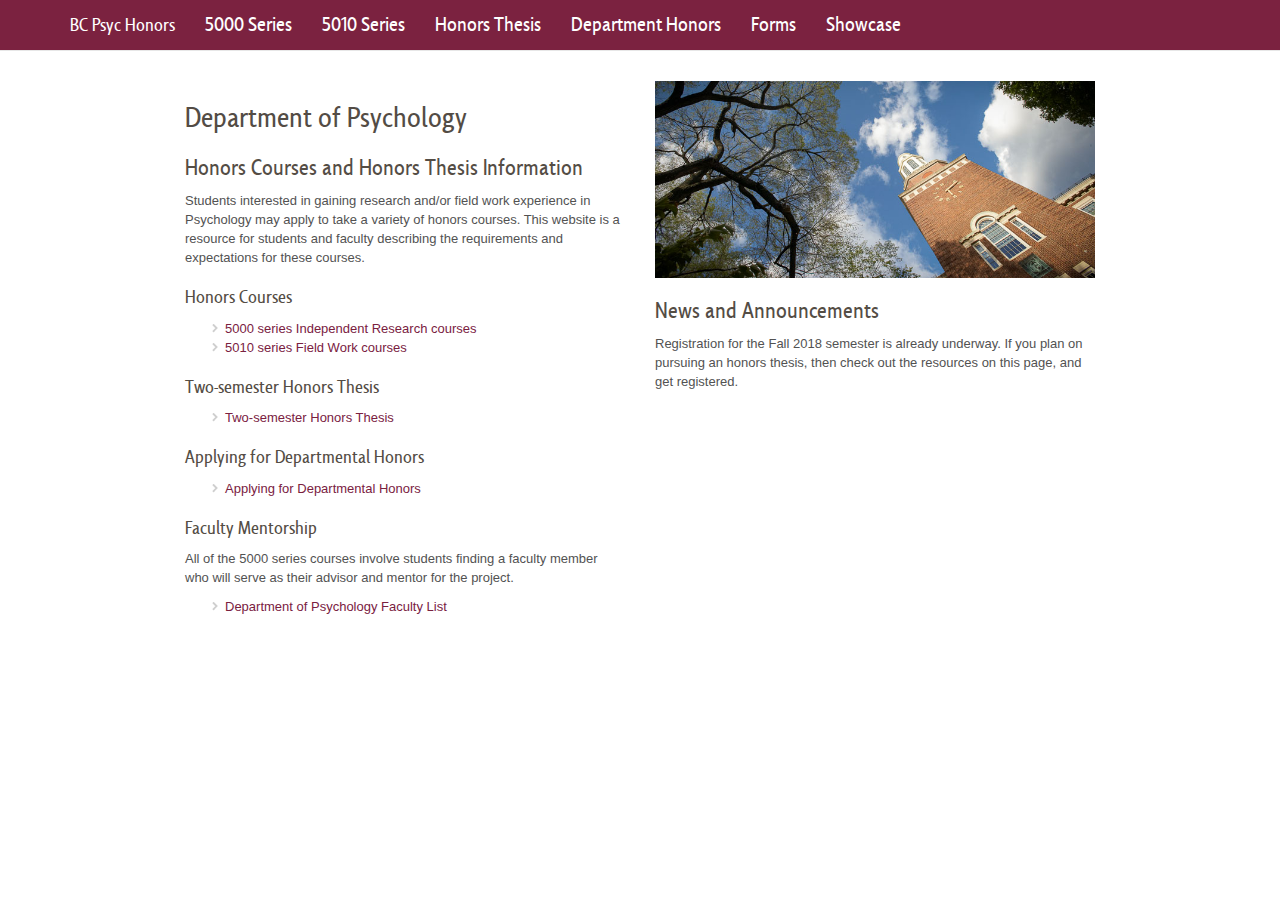
<file: docs/index.html>
<!DOCTYPE html>

<html xmlns="http://www.w3.org/1999/xhtml">

<head>

<meta charset="utf-8" />
<meta http-equiv="Content-Type" content="text/html; charset=utf-8" />
<meta name="generator" content="pandoc" />




<title>BC Psyc Honors</title>

<script src="site_libs/jquery-1.11.3/jquery.min.js"></script>
<meta name="viewport" content="width=device-width, initial-scale=1" />
<link href="site_libs/bootstrap-3.3.5/css/bootstrap.min.css" rel="stylesheet" />
<script src="site_libs/bootstrap-3.3.5/js/bootstrap.min.js"></script>
<script src="site_libs/bootstrap-3.3.5/shim/html5shiv.min.js"></script>
<script src="site_libs/bootstrap-3.3.5/shim/respond.min.js"></script>
<script src="site_libs/navigation-1.1/tabsets.js"></script>
<link href="site_libs/highlightjs-9.12.0/default.css" rel="stylesheet" />
<script src="site_libs/highlightjs-9.12.0/highlight.js"></script>

<style type="text/css">code{white-space: pre;}</style>
<style type="text/css">
  pre:not([class]) {
    background-color: white;
  }
</style>
<script type="text/javascript">
if (window.hljs) {
  hljs.configure({languages: []});
  hljs.initHighlightingOnLoad();
  if (document.readyState && document.readyState === "complete") {
    window.setTimeout(function() { hljs.initHighlighting(); }, 0);
  }
}
</script>



<style type="text/css">
h1 {
  font-size: 34px;
}
h1.title {
  font-size: 38px;
}
h2 {
  font-size: 30px;
}
h3 {
  font-size: 24px;
}
h4 {
  font-size: 18px;
}
h5 {
  font-size: 16px;
}
h6 {
  font-size: 12px;
}
.table th:not([align]) {
  text-align: left;
}
</style>

<link rel="stylesheet" href="blog.css" type="text/css" />

</head>

<body>

<style type = "text/css">
.main-container {
  max-width: 940px;
  margin-left: auto;
  margin-right: auto;
}
code {
  color: inherit;
  background-color: rgba(0, 0, 0, 0.04);
}
img {
  max-width:100%;
  height: auto;
}
.tabbed-pane {
  padding-top: 12px;
}
.html-widget {
  margin-bottom: 20px;
}
button.code-folding-btn:focus {
  outline: none;
}
summary {
  display: list-item;
}
</style>


<style type="text/css">
/* padding for bootstrap navbar */
body {
  padding-top: 51px;
  padding-bottom: 40px;
}
/* offset scroll position for anchor links (for fixed navbar)  */
.section h1 {
  padding-top: 56px;
  margin-top: -56px;
}
.section h2 {
  padding-top: 56px;
  margin-top: -56px;
}
.section h3 {
  padding-top: 56px;
  margin-top: -56px;
}
.section h4 {
  padding-top: 56px;
  margin-top: -56px;
}
.section h5 {
  padding-top: 56px;
  margin-top: -56px;
}
.section h6 {
  padding-top: 56px;
  margin-top: -56px;
}
.dropdown-submenu {
  position: relative;
}
.dropdown-submenu>.dropdown-menu {
  top: 0;
  left: 100%;
  margin-top: -6px;
  margin-left: -1px;
  border-radius: 0 6px 6px 6px;
}
.dropdown-submenu:hover>.dropdown-menu {
  display: block;
}
.dropdown-submenu>a:after {
  display: block;
  content: " ";
  float: right;
  width: 0;
  height: 0;
  border-color: transparent;
  border-style: solid;
  border-width: 5px 0 5px 5px;
  border-left-color: #cccccc;
  margin-top: 5px;
  margin-right: -10px;
}
.dropdown-submenu:hover>a:after {
  border-left-color: #ffffff;
}
.dropdown-submenu.pull-left {
  float: none;
}
.dropdown-submenu.pull-left>.dropdown-menu {
  left: -100%;
  margin-left: 10px;
  border-radius: 6px 0 6px 6px;
}
</style>

<script>
// manage active state of menu based on current page
$(document).ready(function () {
  // active menu anchor
  href = window.location.pathname
  href = href.substr(href.lastIndexOf('/') + 1)
  if (href === "")
    href = "index.html";
  var menuAnchor = $('a[href="' + href + '"]');

  // mark it active
  menuAnchor.parent().addClass('active');

  // if it's got a parent navbar menu mark it active as well
  menuAnchor.closest('li.dropdown').addClass('active');
});
</script>

<div class="container-fluid main-container">

<!-- tabsets -->

<style type="text/css">
.tabset-dropdown > .nav-tabs {
  display: inline-table;
  max-height: 500px;
  min-height: 44px;
  overflow-y: auto;
  background: white;
  border: 1px solid #ddd;
  border-radius: 4px;
}

.tabset-dropdown > .nav-tabs > li.active:before {
  content: "";
  font-family: 'Glyphicons Halflings';
  display: inline-block;
  padding: 10px;
  border-right: 1px solid #ddd;
}

.tabset-dropdown > .nav-tabs.nav-tabs-open > li.active:before {
  content: "&#xe258;";
  border: none;
}

.tabset-dropdown > .nav-tabs.nav-tabs-open:before {
  content: "";
  font-family: 'Glyphicons Halflings';
  display: inline-block;
  padding: 10px;
  border-right: 1px solid #ddd;
}

.tabset-dropdown > .nav-tabs > li.active {
  display: block;
}

.tabset-dropdown > .nav-tabs > li > a,
.tabset-dropdown > .nav-tabs > li > a:focus,
.tabset-dropdown > .nav-tabs > li > a:hover {
  border: none;
  display: inline-block;
  border-radius: 4px;
}

.tabset-dropdown > .nav-tabs.nav-tabs-open > li {
  display: block;
  float: none;
}

.tabset-dropdown > .nav-tabs > li {
  display: none;
}
</style>

<script>
$(document).ready(function () {
  window.buildTabsets("TOC");
});

$(document).ready(function () {
  $('.tabset-dropdown > .nav-tabs > li').click(function () {
    $(this).parent().toggleClass('nav-tabs-open')
  });
});
</script>

<!-- code folding -->





<div class="navbar navbar-default  navbar-fixed-top" role="navigation">
  <div class="container">
    <div class="navbar-header">
      <button type="button" class="navbar-toggle collapsed" data-toggle="collapse" data-target="#navbar">
        <span class="icon-bar"></span>
        <span class="icon-bar"></span>
        <span class="icon-bar"></span>
      </button>
      <a class="navbar-brand" href="index.html">BC Psyc Honors</a>
    </div>
    <div id="navbar" class="navbar-collapse collapse">
      <ul class="nav navbar-nav">
        <li>
  <a href="5000.html">5000 Series</a>
</li>
<li>
  <a href="5010.html">5010 Series</a>
</li>
<li>
  <a href="Thesis.html">Honors Thesis</a>
</li>
<li>
  <a href="departmenthonors.html">Department Honors</a>
</li>
<li>
  <a href="Forms.html">Forms</a>
</li>
<li>
  <a href="Showcase.html">Showcase</a>
</li>
      </ul>
      <ul class="nav navbar-nav navbar-right">
        
      </ul>
    </div><!--/.nav-collapse -->
  </div><!--/.container -->
</div><!--/.navbar -->

<div class="fluid-row" id="header">



<h1 class="title toc-ignore">BC Psyc Honors</h1>

</div>


<style type="text/css">
.title {
  display: none;
}

#getting-started img {
  margin-right: 10px;
}

</style>
<div class="row" style="padding-top: 30px;">
<div class="col-sm-6">
<h1 id="department-of-psychology">Department of Psychology</h1>
<h2 id="honors-courses-and-honors-thesis-information">Honors Courses and Honors Thesis Information</h2>
<p>Students interested in gaining research and/or field work experience in Psychology may apply to take a variety of honors courses. This website is a resource for students and faculty describing the requirements and expectations for these courses.</p>
<h3 id="honors-courses">Honors Courses</h3>
<ul>
<li><a href="./5000.html">5000 series Independent Research courses</a></li>
<li><a href="./5010.html">5010 series Field Work courses</a></li>
</ul>
<h3 id="two-semester-honors-thesis">Two-semester Honors Thesis</h3>
<ul>
<li><a href="./Thesis.html">Two-semester Honors Thesis</a></li>
</ul>
<h3 id="applying-for-departmental-honors">Applying for Departmental Honors</h3>
<ul>
<li><a href="./departmenthonors.html">Applying for Departmental Honors</a></li>
</ul>
<h3 id="faculty-mentorship">Faculty Mentorship</h3>
<p>All of the 5000 series courses involve students finding a faculty member who will serve as their advisor and mentor for the project.</p>
<ul>
<li><a href="http://www.brooklyn.cuny.edu/web/academics/schools/naturalsciences/undergraduate/psychology/faculty.php">Department of Psychology Faculty List</a></li>
</ul>
</div>
<div class="col-sm-6">
<p><img src="images/BC.jpg" /></p>
<h2 id="news-and-announcements">News and Announcements</h2>
<p>Registration for the Fall 2018 semester is already underway. If you plan on pursuing an honors thesis, then check out the resources on this page, and get registered.</p>
</div>




</div>

<script>

// add bootstrap table styles to pandoc tables
function bootstrapStylePandocTables() {
  $('tr.header').parent('thead').parent('table').addClass('table table-condensed');
}
$(document).ready(function () {
  bootstrapStylePandocTables();
});


</script>

<!-- dynamically load mathjax for compatibility with self-contained -->
<script>
  (function () {
    var script = document.createElement("script");
    script.type = "text/javascript";
    script.src  = "https://mathjax.rstudio.com/latest/MathJax.js?config=TeX-AMS-MML_HTMLorMML";
    document.getElementsByTagName("head")[0].appendChild(script);
  })();
</script>

</body>
</html>
</file>
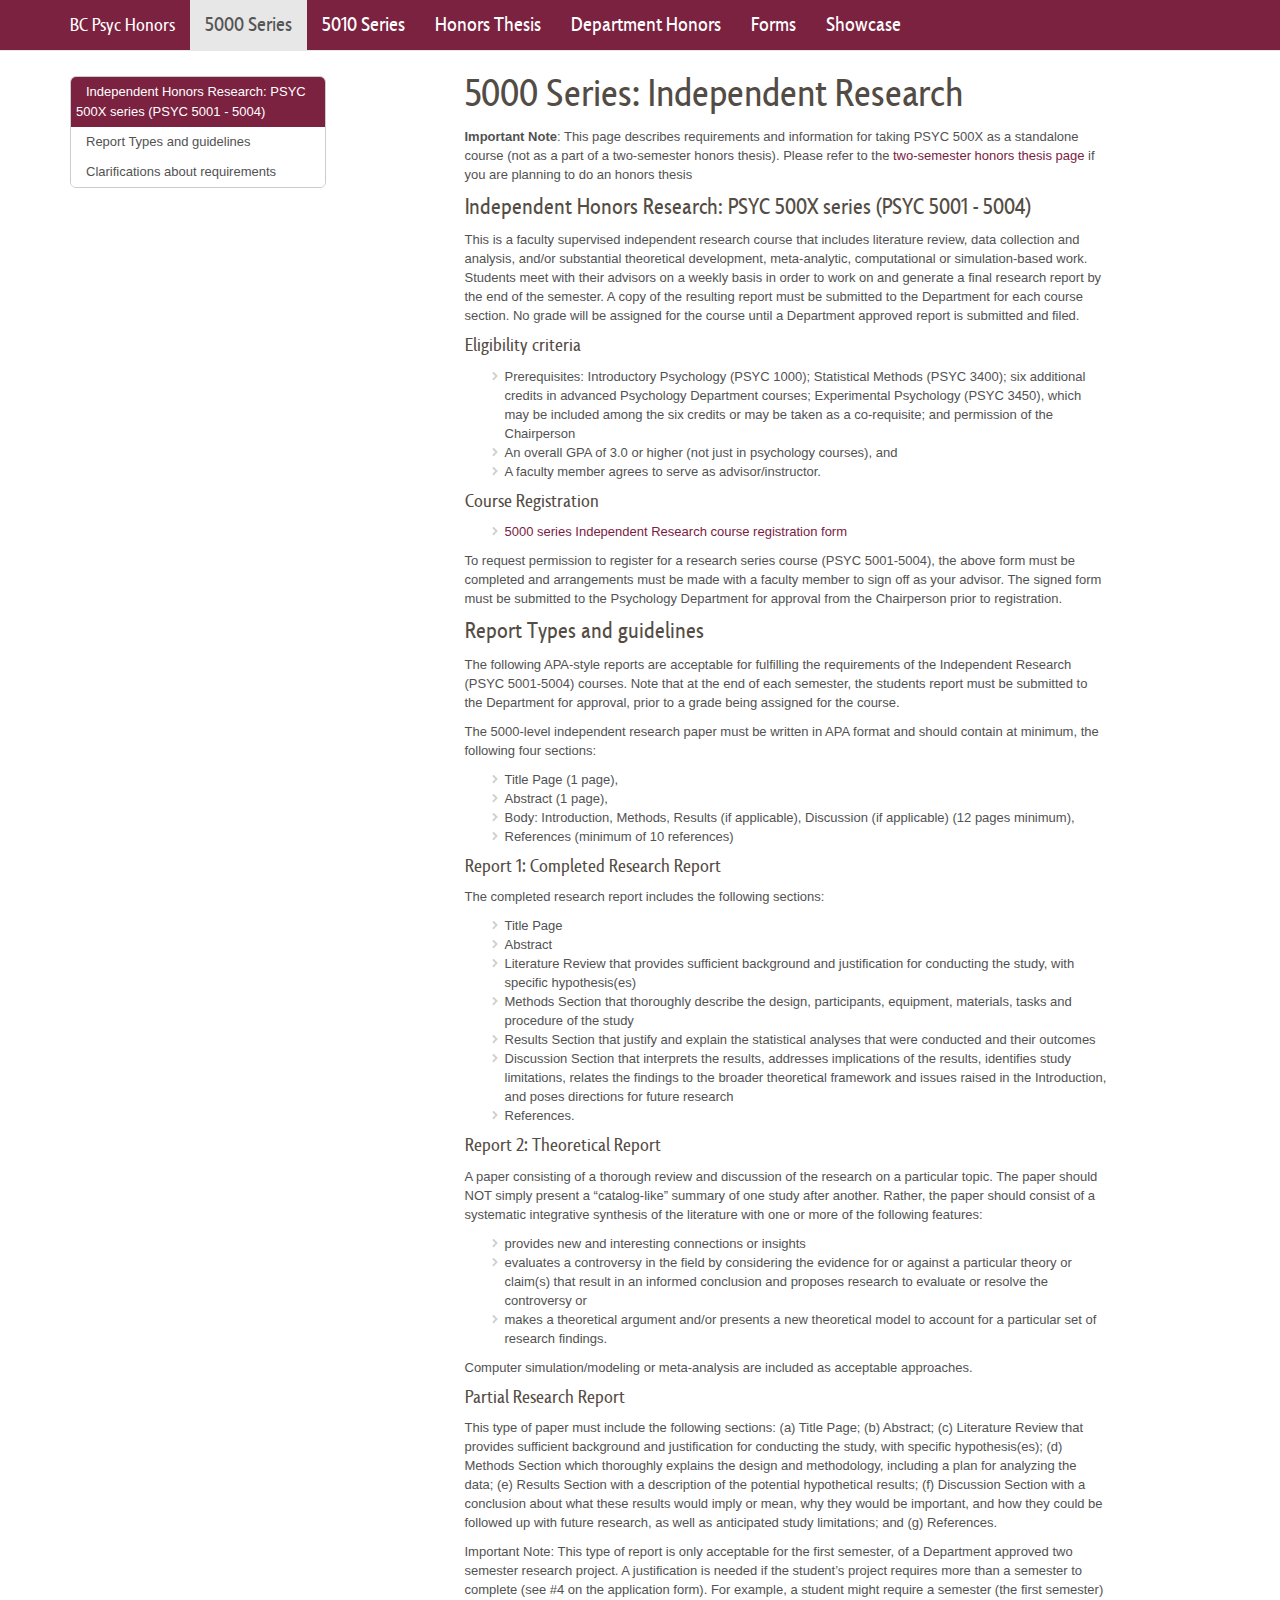
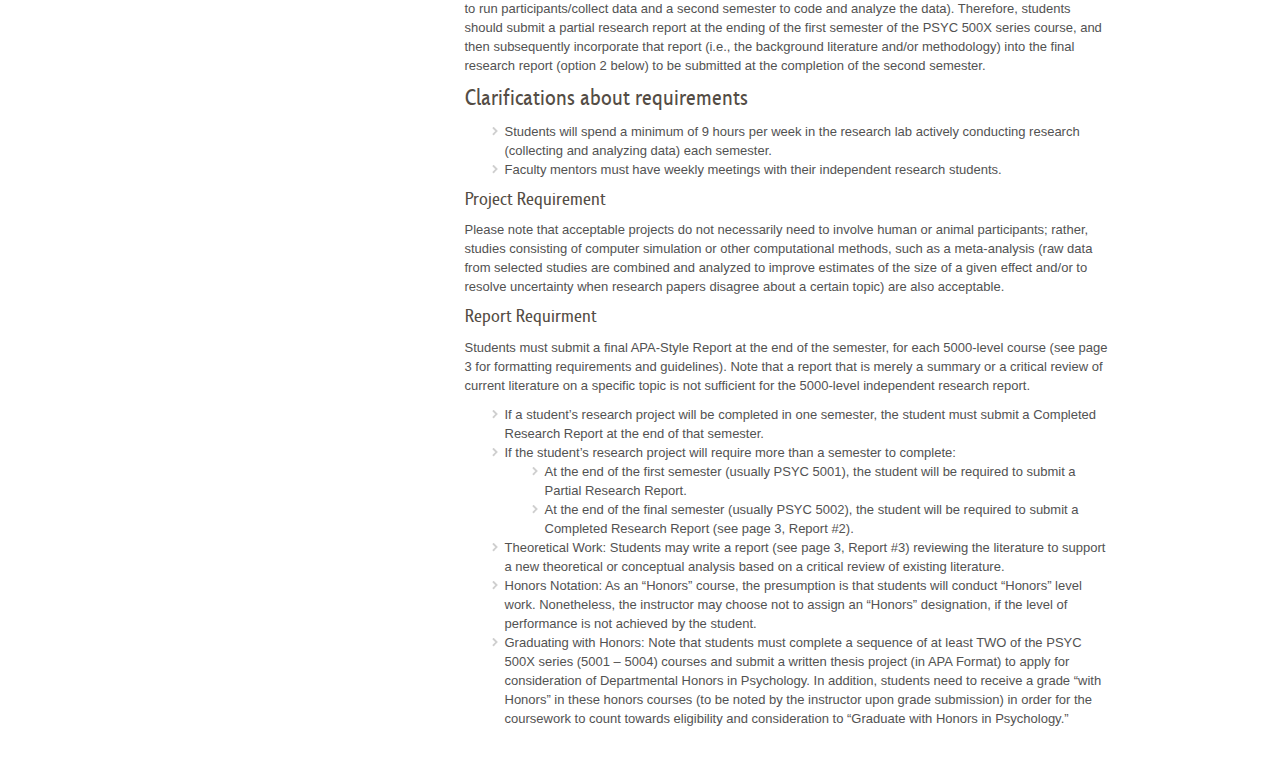
<file: docs/5000.html>
<!DOCTYPE html>

<html xmlns="http://www.w3.org/1999/xhtml">

<head>

<meta charset="utf-8" />
<meta http-equiv="Content-Type" content="text/html; charset=utf-8" />
<meta name="generator" content="pandoc" />




<title>5000 Series: Independent Research</title>

<script src="site_libs/jquery-1.11.3/jquery.min.js"></script>
<meta name="viewport" content="width=device-width, initial-scale=1" />
<link href="site_libs/bootstrap-3.3.5/css/bootstrap.min.css" rel="stylesheet" />
<script src="site_libs/bootstrap-3.3.5/js/bootstrap.min.js"></script>
<script src="site_libs/bootstrap-3.3.5/shim/html5shiv.min.js"></script>
<script src="site_libs/bootstrap-3.3.5/shim/respond.min.js"></script>
<script src="site_libs/jqueryui-1.11.4/jquery-ui.min.js"></script>
<link href="site_libs/tocify-1.9.1/jquery.tocify.css" rel="stylesheet" />
<script src="site_libs/tocify-1.9.1/jquery.tocify.js"></script>
<script src="site_libs/navigation-1.1/tabsets.js"></script>
<link href="site_libs/highlightjs-9.12.0/default.css" rel="stylesheet" />
<script src="site_libs/highlightjs-9.12.0/highlight.js"></script>

<style type="text/css">code{white-space: pre;}</style>
<style type="text/css">
  pre:not([class]) {
    background-color: white;
  }
</style>
<script type="text/javascript">
if (window.hljs) {
  hljs.configure({languages: []});
  hljs.initHighlightingOnLoad();
  if (document.readyState && document.readyState === "complete") {
    window.setTimeout(function() { hljs.initHighlighting(); }, 0);
  }
}
</script>



<style type="text/css">
h1 {
  font-size: 34px;
}
h1.title {
  font-size: 38px;
}
h2 {
  font-size: 30px;
}
h3 {
  font-size: 24px;
}
h4 {
  font-size: 18px;
}
h5 {
  font-size: 16px;
}
h6 {
  font-size: 12px;
}
.table th:not([align]) {
  text-align: left;
}
</style>

<link rel="stylesheet" href="blog.css" type="text/css" />

</head>

<body>

<style type = "text/css">
.main-container {
  max-width: 940px;
  margin-left: auto;
  margin-right: auto;
}
code {
  color: inherit;
  background-color: rgba(0, 0, 0, 0.04);
}
img {
  max-width:100%;
  height: auto;
}
.tabbed-pane {
  padding-top: 12px;
}
.html-widget {
  margin-bottom: 20px;
}
button.code-folding-btn:focus {
  outline: none;
}
summary {
  display: list-item;
}
</style>


<style type="text/css">
/* padding for bootstrap navbar */
body {
  padding-top: 51px;
  padding-bottom: 40px;
}
/* offset scroll position for anchor links (for fixed navbar)  */
.section h1 {
  padding-top: 56px;
  margin-top: -56px;
}
.section h2 {
  padding-top: 56px;
  margin-top: -56px;
}
.section h3 {
  padding-top: 56px;
  margin-top: -56px;
}
.section h4 {
  padding-top: 56px;
  margin-top: -56px;
}
.section h5 {
  padding-top: 56px;
  margin-top: -56px;
}
.section h6 {
  padding-top: 56px;
  margin-top: -56px;
}
.dropdown-submenu {
  position: relative;
}
.dropdown-submenu>.dropdown-menu {
  top: 0;
  left: 100%;
  margin-top: -6px;
  margin-left: -1px;
  border-radius: 0 6px 6px 6px;
}
.dropdown-submenu:hover>.dropdown-menu {
  display: block;
}
.dropdown-submenu>a:after {
  display: block;
  content: " ";
  float: right;
  width: 0;
  height: 0;
  border-color: transparent;
  border-style: solid;
  border-width: 5px 0 5px 5px;
  border-left-color: #cccccc;
  margin-top: 5px;
  margin-right: -10px;
}
.dropdown-submenu:hover>a:after {
  border-left-color: #ffffff;
}
.dropdown-submenu.pull-left {
  float: none;
}
.dropdown-submenu.pull-left>.dropdown-menu {
  left: -100%;
  margin-left: 10px;
  border-radius: 6px 0 6px 6px;
}
</style>

<script>
// manage active state of menu based on current page
$(document).ready(function () {
  // active menu anchor
  href = window.location.pathname
  href = href.substr(href.lastIndexOf('/') + 1)
  if (href === "")
    href = "index.html";
  var menuAnchor = $('a[href="' + href + '"]');

  // mark it active
  menuAnchor.parent().addClass('active');

  // if it's got a parent navbar menu mark it active as well
  menuAnchor.closest('li.dropdown').addClass('active');
});
</script>

<div class="container-fluid main-container">

<!-- tabsets -->

<style type="text/css">
.tabset-dropdown > .nav-tabs {
  display: inline-table;
  max-height: 500px;
  min-height: 44px;
  overflow-y: auto;
  background: white;
  border: 1px solid #ddd;
  border-radius: 4px;
}

.tabset-dropdown > .nav-tabs > li.active:before {
  content: "";
  font-family: 'Glyphicons Halflings';
  display: inline-block;
  padding: 10px;
  border-right: 1px solid #ddd;
}

.tabset-dropdown > .nav-tabs.nav-tabs-open > li.active:before {
  content: "&#xe258;";
  border: none;
}

.tabset-dropdown > .nav-tabs.nav-tabs-open:before {
  content: "";
  font-family: 'Glyphicons Halflings';
  display: inline-block;
  padding: 10px;
  border-right: 1px solid #ddd;
}

.tabset-dropdown > .nav-tabs > li.active {
  display: block;
}

.tabset-dropdown > .nav-tabs > li > a,
.tabset-dropdown > .nav-tabs > li > a:focus,
.tabset-dropdown > .nav-tabs > li > a:hover {
  border: none;
  display: inline-block;
  border-radius: 4px;
}

.tabset-dropdown > .nav-tabs.nav-tabs-open > li {
  display: block;
  float: none;
}

.tabset-dropdown > .nav-tabs > li {
  display: none;
}
</style>

<script>
$(document).ready(function () {
  window.buildTabsets("TOC");
});

$(document).ready(function () {
  $('.tabset-dropdown > .nav-tabs > li').click(function () {
    $(this).parent().toggleClass('nav-tabs-open')
  });
});
</script>

<!-- code folding -->



<script>
$(document).ready(function ()  {

    // move toc-ignore selectors from section div to header
    $('div.section.toc-ignore')
        .removeClass('toc-ignore')
        .children('h1,h2,h3,h4,h5').addClass('toc-ignore');

    // establish options
    var options = {
      selectors: "h1,h2,h3",
      theme: "bootstrap3",
      context: '.toc-content',
      hashGenerator: function (text) {
        return text.replace(/[.\\/?&!#<>]/g, '').replace(/\s/g, '_').toLowerCase();
      },
      ignoreSelector: ".toc-ignore",
      scrollTo: 0
    };
    options.showAndHide = true;
    options.smoothScroll = true;

    // tocify
    var toc = $("#TOC").tocify(options).data("toc-tocify");
});
</script>

<style type="text/css">

#TOC {
  margin: 25px 0px 20px 0px;
}
@media (max-width: 768px) {
#TOC {
  position: relative;
  width: 100%;
}
}


.toc-content {
  padding-left: 30px;
  padding-right: 40px;
}

div.main-container {
  max-width: 1200px;
}

div.tocify {
  width: 20%;
  max-width: 260px;
  max-height: 85%;
}

@media (min-width: 768px) and (max-width: 991px) {
  div.tocify {
    width: 25%;
  }
}

@media (max-width: 767px) {
  div.tocify {
    width: 100%;
    max-width: none;
  }
}

.tocify ul, .tocify li {
  line-height: 20px;
}

.tocify-subheader .tocify-item {
  font-size: 0.90em;
  padding-left: 25px;
  text-indent: 0;
}

.tocify .list-group-item {
  border-radius: 0px;
}


</style>

<!-- setup 3col/9col grid for toc_float and main content  -->
<div class="row-fluid">
<div class="col-xs-12 col-sm-4 col-md-3">
<div id="TOC" class="tocify">
</div>
</div>

<div class="toc-content col-xs-12 col-sm-8 col-md-9">




<div class="navbar navbar-default  navbar-fixed-top" role="navigation">
  <div class="container">
    <div class="navbar-header">
      <button type="button" class="navbar-toggle collapsed" data-toggle="collapse" data-target="#navbar">
        <span class="icon-bar"></span>
        <span class="icon-bar"></span>
        <span class="icon-bar"></span>
      </button>
      <a class="navbar-brand" href="index.html">BC Psyc Honors</a>
    </div>
    <div id="navbar" class="navbar-collapse collapse">
      <ul class="nav navbar-nav">
        <li>
  <a href="5000.html">5000 Series</a>
</li>
<li>
  <a href="5010.html">5010 Series</a>
</li>
<li>
  <a href="Thesis.html">Honors Thesis</a>
</li>
<li>
  <a href="departmenthonors.html">Department Honors</a>
</li>
<li>
  <a href="Forms.html">Forms</a>
</li>
<li>
  <a href="Showcase.html">Showcase</a>
</li>
      </ul>
      <ul class="nav navbar-nav navbar-right">
        
      </ul>
    </div><!--/.nav-collapse -->
  </div><!--/.container -->
</div><!--/.navbar -->

<div class="fluid-row" id="header">



<h1 class="title toc-ignore">5000 Series: Independent Research</h1>

</div>


<p><strong>Important Note</strong>: This page describes requirements and information for taking PSYC 500X as a standalone course (not as a part of a two-semester honors thesis). Please refer to the <a href="./Thesis.html">two-semester honors thesis page</a> if you are planning to do an honors thesis</p>
<div id="independent-honors-research-psyc-500x-series-psyc-5001---5004" class="section level2">
<h2>Independent Honors Research: PSYC 500X series (PSYC 5001 - 5004)</h2>
<p>This is a faculty supervised independent research course that includes literature review, data collection and analysis, and/or substantial theoretical development, meta-analytic, computational or simulation-based work. Students meet with their advisors on a weekly basis in order to work on and generate a final research report by the end of the semester. A copy of the resulting report must be submitted to the Department for each course section. No grade will be assigned for the course until a Department approved report is submitted and filed.</p>
<div id="eligibility-criteria" class="section level3">
<h3>Eligibility criteria</h3>
<ul>
<li>Prerequisites: Introductory Psychology (PSYC 1000); Statistical Methods (PSYC 3400); six additional credits in advanced Psychology Department courses; Experimental Psychology (PSYC 3450), which may be included among the six credits or may be taken as a co-requisite; and permission of the Chairperson</li>
<li>An overall GPA of 3.0 or higher (not just in psychology courses), and</li>
<li>A faculty member agrees to serve as advisor/instructor.</li>
</ul>
</div>
<div id="course-registration" class="section level3">
<h3>Course Registration</h3>
<ul>
<li><a href="">5000 series Independent Research course registration form</a></li>
</ul>
<p>To request permission to register for a research series course (PSYC 5001-5004), the above form must be completed and arrangements must be made with a faculty member to sign off as your advisor. The signed form must be submitted to the Psychology Department for approval from the Chairperson prior to registration.</p>
</div>
</div>
<div id="report-types-and-guidelines" class="section level2">
<h2>Report Types and guidelines</h2>
<p>The following APA-style reports are acceptable for fulfilling the requirements of the Independent Research (PSYC 5001-5004) courses. Note that at the end of each semester, the students report must be submitted to the Department for approval, prior to a grade being assigned for the course.</p>
<p>The 5000-level independent research paper must be written in APA format and should contain at minimum, the following four sections:</p>
<ul>
<li>Title Page (1 page),</li>
<li>Abstract (1 page),</li>
<li>Body: Introduction, Methods, Results (if applicable), Discussion (if applicable) (12 pages minimum),</li>
<li>References (minimum of 10 references)</li>
</ul>
<div id="report-1-completed-research-report" class="section level3">
<h3>Report 1: Completed Research Report</h3>
<p>The completed research report includes the following sections:</p>
<ul>
<li>Title Page</li>
<li>Abstract</li>
<li>Literature Review that provides sufficient background and justification for conducting the study, with specific hypothesis(es)</li>
<li>Methods Section that thoroughly describe the design, participants, equipment, materials, tasks and procedure of the study</li>
<li>Results Section that justify and explain the statistical analyses that were conducted and their outcomes</li>
<li>Discussion Section that interprets the results, addresses implications of the results, identifies study limitations, relates the findings to the broader theoretical framework and issues raised in the Introduction, and poses directions for future research</li>
<li>References.</li>
</ul>
</div>
<div id="report-2-theoretical-report" class="section level3">
<h3>Report 2: Theoretical Report</h3>
<p>A paper consisting of a thorough review and discussion of the research on a particular topic. The paper should NOT simply present a “catalog-like” summary of one study after another. Rather, the paper should consist of a systematic integrative synthesis of the literature with one or more of the following features:</p>
<ul>
<li>provides new and interesting connections or insights</li>
<li>evaluates a controversy in the field by considering the evidence for or against a particular theory or claim(s) that result in an informed conclusion and proposes research to evaluate or resolve the controversy or</li>
<li>makes a theoretical argument and/or presents a new theoretical model to account for a particular set of research findings.</li>
</ul>
<p>Computer simulation/modeling or meta-analysis are included as acceptable approaches.</p>
</div>
<div id="partial-research-report" class="section level3">
<h3>Partial Research Report</h3>
<p>This type of paper must include the following sections: (a) Title Page; (b) Abstract; (c) Literature Review that provides sufficient background and justification for conducting the study, with specific hypothesis(es); (d) Methods Section which thoroughly explains the design and methodology, including a plan for analyzing the data; (e) Results Section with a description of the potential hypothetical results; (f) Discussion Section with a conclusion about what these results would imply or mean, why they would be important, and how they could be followed up with future research, as well as anticipated study limitations; and (g) References.</p>
<p>Important Note: This type of report is only acceptable for the first semester, of a Department approved two semester research project. A justification is needed if the student’s project requires more than a semester to complete (see #4 on the application form). For example, a student might require a semester (the first semester) to run participants/collect data and a second semester to code and analyze the data). Therefore, students should submit a partial research report at the ending of the first semester of the PSYC 500X series course, and then subsequently incorporate that report (i.e., the background literature and/or methodology) into the final research report (option 2 below) to be submitted at the completion of the second semester.</p>
</div>
</div>
<div id="clarifications-about-requirements" class="section level2">
<h2>Clarifications about requirements</h2>
<ul>
<li>Students will spend a minimum of 9 hours per week in the research lab actively conducting research (collecting and analyzing data) each semester.</li>
<li>Faculty mentors must have weekly meetings with their independent research students.</li>
</ul>
<div id="project-requirement" class="section level3">
<h3>Project Requirement</h3>
<p>Please note that acceptable projects do not necessarily need to involve human or animal participants; rather, studies consisting of computer simulation or other computational methods, such as a meta-analysis (raw data from selected studies are combined and analyzed to improve estimates of the size of a given effect and/or to resolve uncertainty when research papers disagree about a certain topic) are also acceptable.</p>
</div>
<div id="report-requirment" class="section level3">
<h3>Report Requirment</h3>
<p>Students must submit a final APA-Style Report at the end of the semester, for each 5000-level course (see page 3 for formatting requirements and guidelines). Note that a report that is merely a summary or a critical review of current literature on a specific topic is not sufficient for the 5000-level independent research report.</p>
<ul>
<li>If a student’s research project will be completed in one semester, the student must submit a Completed Research Report at the end of that semester.</li>
<li>If the student’s research project will require more than a semester to complete:
<ul>
<li>At the end of the first semester (usually PSYC 5001), the student will be required to submit a Partial Research Report.</li>
<li>At the end of the final semester (usually PSYC 5002), the student will be required to submit a Completed Research Report (see page 3, Report #2).</li>
</ul></li>
<li>Theoretical Work: Students may write a report (see page 3, Report #3) reviewing the literature to support a new theoretical or conceptual analysis based on a critical review of existing literature.</li>
<li>Honors Notation: As an “Honors” course, the presumption is that students will conduct “Honors” level work. Nonetheless, the instructor may choose not to assign an “Honors” designation, if the level of performance is not achieved by the student.</li>
<li>Graduating with Honors: Note that students must complete a sequence of at least TWO of the PSYC 500X series (5001 – 5004) courses and submit a written thesis project (in APA Format) to apply for consideration of Departmental Honors in Psychology. In addition, students need to receive a grade “with Honors” in these honors courses (to be noted by the instructor upon grade submission) in order for the coursework to count towards eligibility and consideration to “Graduate with Honors in Psychology.”</li>
</ul>
</div>
</div>



</div>
</div>

</div>

<script>

// add bootstrap table styles to pandoc tables
function bootstrapStylePandocTables() {
  $('tr.header').parent('thead').parent('table').addClass('table table-condensed');
}
$(document).ready(function () {
  bootstrapStylePandocTables();
});


</script>

<!-- dynamically load mathjax for compatibility with self-contained -->
<script>
  (function () {
    var script = document.createElement("script");
    script.type = "text/javascript";
    script.src  = "https://mathjax.rstudio.com/latest/MathJax.js?config=TeX-AMS-MML_HTMLorMML";
    document.getElementsByTagName("head")[0].appendChild(script);
  })();
</script>

</body>
</html>
</file>
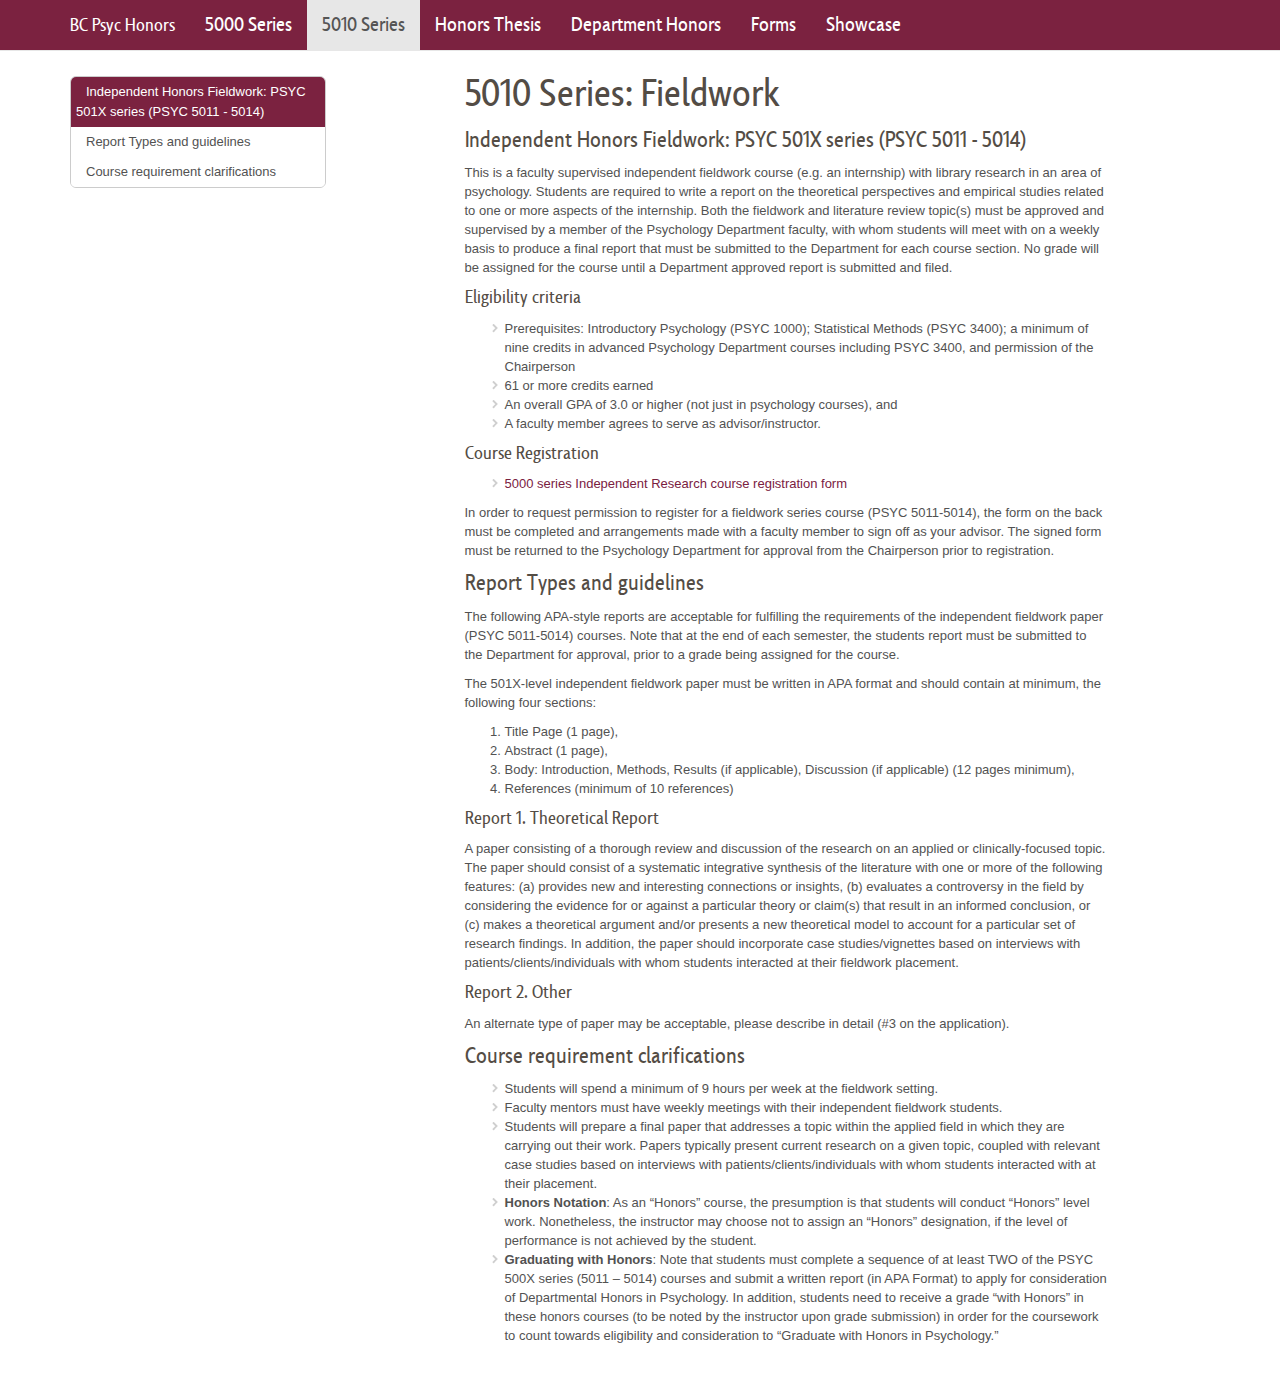
<file: docs/5010.html>
<!DOCTYPE html>

<html xmlns="http://www.w3.org/1999/xhtml">

<head>

<meta charset="utf-8" />
<meta http-equiv="Content-Type" content="text/html; charset=utf-8" />
<meta name="generator" content="pandoc" />




<title>5010 Series: Fieldwork</title>

<script src="site_libs/jquery-1.11.3/jquery.min.js"></script>
<meta name="viewport" content="width=device-width, initial-scale=1" />
<link href="site_libs/bootstrap-3.3.5/css/bootstrap.min.css" rel="stylesheet" />
<script src="site_libs/bootstrap-3.3.5/js/bootstrap.min.js"></script>
<script src="site_libs/bootstrap-3.3.5/shim/html5shiv.min.js"></script>
<script src="site_libs/bootstrap-3.3.5/shim/respond.min.js"></script>
<script src="site_libs/jqueryui-1.11.4/jquery-ui.min.js"></script>
<link href="site_libs/tocify-1.9.1/jquery.tocify.css" rel="stylesheet" />
<script src="site_libs/tocify-1.9.1/jquery.tocify.js"></script>
<script src="site_libs/navigation-1.1/tabsets.js"></script>
<link href="site_libs/highlightjs-9.12.0/default.css" rel="stylesheet" />
<script src="site_libs/highlightjs-9.12.0/highlight.js"></script>

<style type="text/css">code{white-space: pre;}</style>
<style type="text/css">
  pre:not([class]) {
    background-color: white;
  }
</style>
<script type="text/javascript">
if (window.hljs) {
  hljs.configure({languages: []});
  hljs.initHighlightingOnLoad();
  if (document.readyState && document.readyState === "complete") {
    window.setTimeout(function() { hljs.initHighlighting(); }, 0);
  }
}
</script>



<style type="text/css">
h1 {
  font-size: 34px;
}
h1.title {
  font-size: 38px;
}
h2 {
  font-size: 30px;
}
h3 {
  font-size: 24px;
}
h4 {
  font-size: 18px;
}
h5 {
  font-size: 16px;
}
h6 {
  font-size: 12px;
}
.table th:not([align]) {
  text-align: left;
}
</style>

<link rel="stylesheet" href="blog.css" type="text/css" />

</head>

<body>

<style type = "text/css">
.main-container {
  max-width: 940px;
  margin-left: auto;
  margin-right: auto;
}
code {
  color: inherit;
  background-color: rgba(0, 0, 0, 0.04);
}
img {
  max-width:100%;
  height: auto;
}
.tabbed-pane {
  padding-top: 12px;
}
.html-widget {
  margin-bottom: 20px;
}
button.code-folding-btn:focus {
  outline: none;
}
summary {
  display: list-item;
}
</style>


<style type="text/css">
/* padding for bootstrap navbar */
body {
  padding-top: 51px;
  padding-bottom: 40px;
}
/* offset scroll position for anchor links (for fixed navbar)  */
.section h1 {
  padding-top: 56px;
  margin-top: -56px;
}
.section h2 {
  padding-top: 56px;
  margin-top: -56px;
}
.section h3 {
  padding-top: 56px;
  margin-top: -56px;
}
.section h4 {
  padding-top: 56px;
  margin-top: -56px;
}
.section h5 {
  padding-top: 56px;
  margin-top: -56px;
}
.section h6 {
  padding-top: 56px;
  margin-top: -56px;
}
.dropdown-submenu {
  position: relative;
}
.dropdown-submenu>.dropdown-menu {
  top: 0;
  left: 100%;
  margin-top: -6px;
  margin-left: -1px;
  border-radius: 0 6px 6px 6px;
}
.dropdown-submenu:hover>.dropdown-menu {
  display: block;
}
.dropdown-submenu>a:after {
  display: block;
  content: " ";
  float: right;
  width: 0;
  height: 0;
  border-color: transparent;
  border-style: solid;
  border-width: 5px 0 5px 5px;
  border-left-color: #cccccc;
  margin-top: 5px;
  margin-right: -10px;
}
.dropdown-submenu:hover>a:after {
  border-left-color: #ffffff;
}
.dropdown-submenu.pull-left {
  float: none;
}
.dropdown-submenu.pull-left>.dropdown-menu {
  left: -100%;
  margin-left: 10px;
  border-radius: 6px 0 6px 6px;
}
</style>

<script>
// manage active state of menu based on current page
$(document).ready(function () {
  // active menu anchor
  href = window.location.pathname
  href = href.substr(href.lastIndexOf('/') + 1)
  if (href === "")
    href = "index.html";
  var menuAnchor = $('a[href="' + href + '"]');

  // mark it active
  menuAnchor.parent().addClass('active');

  // if it's got a parent navbar menu mark it active as well
  menuAnchor.closest('li.dropdown').addClass('active');
});
</script>

<div class="container-fluid main-container">

<!-- tabsets -->

<style type="text/css">
.tabset-dropdown > .nav-tabs {
  display: inline-table;
  max-height: 500px;
  min-height: 44px;
  overflow-y: auto;
  background: white;
  border: 1px solid #ddd;
  border-radius: 4px;
}

.tabset-dropdown > .nav-tabs > li.active:before {
  content: "";
  font-family: 'Glyphicons Halflings';
  display: inline-block;
  padding: 10px;
  border-right: 1px solid #ddd;
}

.tabset-dropdown > .nav-tabs.nav-tabs-open > li.active:before {
  content: "&#xe258;";
  border: none;
}

.tabset-dropdown > .nav-tabs.nav-tabs-open:before {
  content: "";
  font-family: 'Glyphicons Halflings';
  display: inline-block;
  padding: 10px;
  border-right: 1px solid #ddd;
}

.tabset-dropdown > .nav-tabs > li.active {
  display: block;
}

.tabset-dropdown > .nav-tabs > li > a,
.tabset-dropdown > .nav-tabs > li > a:focus,
.tabset-dropdown > .nav-tabs > li > a:hover {
  border: none;
  display: inline-block;
  border-radius: 4px;
}

.tabset-dropdown > .nav-tabs.nav-tabs-open > li {
  display: block;
  float: none;
}

.tabset-dropdown > .nav-tabs > li {
  display: none;
}
</style>

<script>
$(document).ready(function () {
  window.buildTabsets("TOC");
});

$(document).ready(function () {
  $('.tabset-dropdown > .nav-tabs > li').click(function () {
    $(this).parent().toggleClass('nav-tabs-open')
  });
});
</script>

<!-- code folding -->



<script>
$(document).ready(function ()  {

    // move toc-ignore selectors from section div to header
    $('div.section.toc-ignore')
        .removeClass('toc-ignore')
        .children('h1,h2,h3,h4,h5').addClass('toc-ignore');

    // establish options
    var options = {
      selectors: "h1,h2,h3",
      theme: "bootstrap3",
      context: '.toc-content',
      hashGenerator: function (text) {
        return text.replace(/[.\\/?&!#<>]/g, '').replace(/\s/g, '_').toLowerCase();
      },
      ignoreSelector: ".toc-ignore",
      scrollTo: 0
    };
    options.showAndHide = true;
    options.smoothScroll = true;

    // tocify
    var toc = $("#TOC").tocify(options).data("toc-tocify");
});
</script>

<style type="text/css">

#TOC {
  margin: 25px 0px 20px 0px;
}
@media (max-width: 768px) {
#TOC {
  position: relative;
  width: 100%;
}
}


.toc-content {
  padding-left: 30px;
  padding-right: 40px;
}

div.main-container {
  max-width: 1200px;
}

div.tocify {
  width: 20%;
  max-width: 260px;
  max-height: 85%;
}

@media (min-width: 768px) and (max-width: 991px) {
  div.tocify {
    width: 25%;
  }
}

@media (max-width: 767px) {
  div.tocify {
    width: 100%;
    max-width: none;
  }
}

.tocify ul, .tocify li {
  line-height: 20px;
}

.tocify-subheader .tocify-item {
  font-size: 0.90em;
  padding-left: 25px;
  text-indent: 0;
}

.tocify .list-group-item {
  border-radius: 0px;
}


</style>

<!-- setup 3col/9col grid for toc_float and main content  -->
<div class="row-fluid">
<div class="col-xs-12 col-sm-4 col-md-3">
<div id="TOC" class="tocify">
</div>
</div>

<div class="toc-content col-xs-12 col-sm-8 col-md-9">




<div class="navbar navbar-default  navbar-fixed-top" role="navigation">
  <div class="container">
    <div class="navbar-header">
      <button type="button" class="navbar-toggle collapsed" data-toggle="collapse" data-target="#navbar">
        <span class="icon-bar"></span>
        <span class="icon-bar"></span>
        <span class="icon-bar"></span>
      </button>
      <a class="navbar-brand" href="index.html">BC Psyc Honors</a>
    </div>
    <div id="navbar" class="navbar-collapse collapse">
      <ul class="nav navbar-nav">
        <li>
  <a href="5000.html">5000 Series</a>
</li>
<li>
  <a href="5010.html">5010 Series</a>
</li>
<li>
  <a href="Thesis.html">Honors Thesis</a>
</li>
<li>
  <a href="departmenthonors.html">Department Honors</a>
</li>
<li>
  <a href="Forms.html">Forms</a>
</li>
<li>
  <a href="Showcase.html">Showcase</a>
</li>
      </ul>
      <ul class="nav navbar-nav navbar-right">
        
      </ul>
    </div><!--/.nav-collapse -->
  </div><!--/.container -->
</div><!--/.navbar -->

<div class="fluid-row" id="header">



<h1 class="title toc-ignore">5010 Series: Fieldwork</h1>

</div>


<div id="independent-honors-fieldwork-psyc-501x-series-psyc-5011---5014" class="section level2">
<h2>Independent Honors Fieldwork: PSYC 501X series (PSYC 5011 - 5014)</h2>
<p>This is a faculty supervised independent fieldwork course (e.g. an internship) with library research in an area of psychology. Students are required to write a report on the theoretical perspectives and empirical studies related to one or more aspects of the internship. Both the fieldwork and literature review topic(s) must be approved and supervised by a member of the Psychology Department faculty, with whom students will meet with on a weekly basis to produce a final report that must be submitted to the Department for each course section. No grade will be assigned for the course until a Department approved report is submitted and filed.</p>
<div id="eligibility-criteria" class="section level3">
<h3>Eligibility criteria</h3>
<ul>
<li>Prerequisites: Introductory Psychology (PSYC 1000); Statistical Methods (PSYC 3400); a minimum of nine credits in advanced Psychology Department courses including PSYC 3400, and permission of the Chairperson</li>
<li>61 or more credits earned</li>
<li>An overall GPA of 3.0 or higher (not just in psychology courses), and</li>
<li>A faculty member agrees to serve as advisor/instructor.</li>
</ul>
</div>
<div id="course-registration" class="section level3">
<h3>Course Registration</h3>
<ul>
<li><a href="">5000 series Independent Research course registration form</a></li>
</ul>
<p>In order to request permission to register for a fieldwork series course (PSYC 5011-5014), the form on the back must be completed and arrangements made with a faculty member to sign off as your advisor. The signed form must be returned to the Psychology Department for approval from the Chairperson prior to registration.</p>
</div>
</div>
<div id="report-types-and-guidelines" class="section level2">
<h2>Report Types and guidelines</h2>
<p>The following APA-style reports are acceptable for fulfilling the requirements of the independent fieldwork paper (PSYC 5011-5014) courses. Note that at the end of each semester, the students report must be submitted to the Department for approval, prior to a grade being assigned for the course.</p>
<p>The 501X-level independent fieldwork paper must be written in APA format and should contain at minimum, the following four sections:</p>
<ol style="list-style-type: decimal">
<li>Title Page (1 page),</li>
<li>Abstract (1 page),</li>
<li>Body: Introduction, Methods, Results (if applicable), Discussion (if applicable) (12 pages minimum),</li>
<li>References (minimum of 10 references)</li>
</ol>
<div id="report-1.-theoretical-report" class="section level3">
<h3>Report 1. Theoretical Report</h3>
<p>A paper consisting of a thorough review and discussion of the research on an applied or clinically-focused topic. The paper should consist of a systematic integrative synthesis of the literature with one or more of the following features: (a) provides new and interesting connections or insights, (b) evaluates a controversy in the field by considering the evidence for or against a particular theory or claim(s) that result in an informed conclusion, or (c) makes a theoretical argument and/or presents a new theoretical model to account for a particular set of research findings. In addition, the paper should incorporate case studies/vignettes based on interviews with patients/clients/individuals with whom students interacted at their fieldwork placement.</p>
</div>
<div id="report-2.-other" class="section level3">
<h3>Report 2. Other</h3>
<p>An alternate type of paper may be acceptable, please describe in detail (#3 on the application).</p>
</div>
</div>
<div id="course-requirement-clarifications" class="section level2">
<h2>Course requirement clarifications</h2>
<ul>
<li>Students will spend a minimum of 9 hours per week at the fieldwork setting.</li>
<li>Faculty mentors must have weekly meetings with their independent fieldwork students.</li>
<li>Students will prepare a final paper that addresses a topic within the applied field in which they are carrying out their work. Papers typically present current research on a given topic, coupled with relevant case studies based on interviews with patients/clients/individuals with whom students interacted with at their placement.</li>
<li><strong>Honors Notation</strong>: As an “Honors” course, the presumption is that students will conduct “Honors” level work. Nonetheless, the instructor may choose not to assign an “Honors” designation, if the level of performance is not achieved by the student.</li>
<li><strong>Graduating with Honors</strong>: Note that students must complete a sequence of at least TWO of the PSYC 500X series (5011 – 5014) courses and submit a written report (in APA Format) to apply for consideration of Departmental Honors in Psychology. In addition, students need to receive a grade “with Honors” in these honors courses (to be noted by the instructor upon grade submission) in order for the coursework to count towards eligibility and consideration to “Graduate with Honors in Psychology.”</li>
</ul>
</div>



</div>
</div>

</div>

<script>

// add bootstrap table styles to pandoc tables
function bootstrapStylePandocTables() {
  $('tr.header').parent('thead').parent('table').addClass('table table-condensed');
}
$(document).ready(function () {
  bootstrapStylePandocTables();
});


</script>

<!-- dynamically load mathjax for compatibility with self-contained -->
<script>
  (function () {
    var script = document.createElement("script");
    script.type = "text/javascript";
    script.src  = "https://mathjax.rstudio.com/latest/MathJax.js?config=TeX-AMS-MML_HTMLorMML";
    document.getElementsByTagName("head")[0].appendChild(script);
  })();
</script>

</body>
</html>
</file>
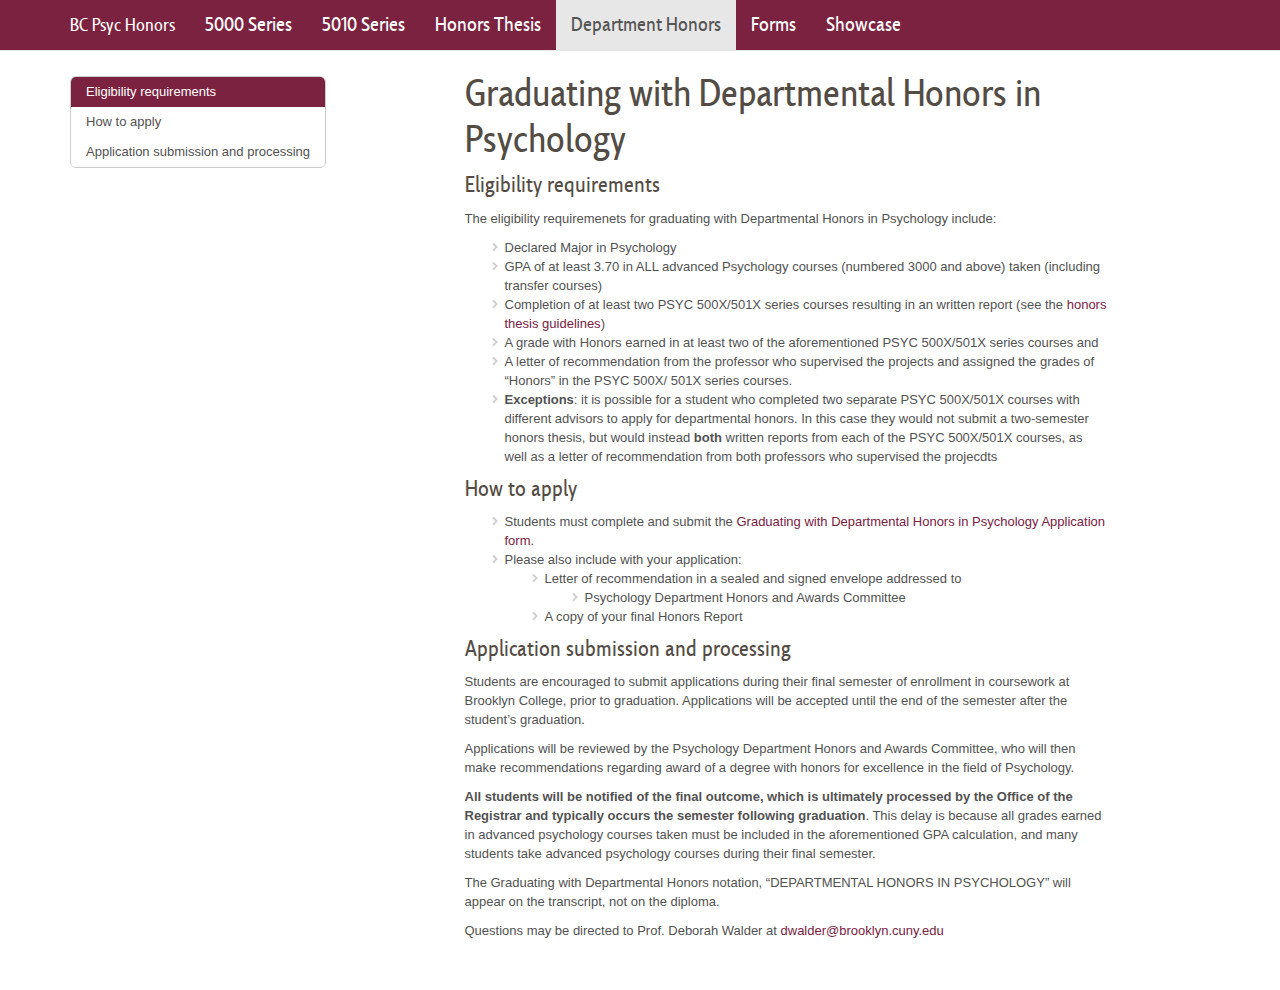
<file: docs/departmenthonors.html>
<!DOCTYPE html>

<html xmlns="http://www.w3.org/1999/xhtml">

<head>

<meta charset="utf-8" />
<meta http-equiv="Content-Type" content="text/html; charset=utf-8" />
<meta name="generator" content="pandoc" />




<title>Graduating with Departmental Honors in Psychology</title>

<script src="site_libs/jquery-1.11.3/jquery.min.js"></script>
<meta name="viewport" content="width=device-width, initial-scale=1" />
<link href="site_libs/bootstrap-3.3.5/css/bootstrap.min.css" rel="stylesheet" />
<script src="site_libs/bootstrap-3.3.5/js/bootstrap.min.js"></script>
<script src="site_libs/bootstrap-3.3.5/shim/html5shiv.min.js"></script>
<script src="site_libs/bootstrap-3.3.5/shim/respond.min.js"></script>
<script src="site_libs/jqueryui-1.11.4/jquery-ui.min.js"></script>
<link href="site_libs/tocify-1.9.1/jquery.tocify.css" rel="stylesheet" />
<script src="site_libs/tocify-1.9.1/jquery.tocify.js"></script>
<script src="site_libs/navigation-1.1/tabsets.js"></script>
<link href="site_libs/highlightjs-9.12.0/default.css" rel="stylesheet" />
<script src="site_libs/highlightjs-9.12.0/highlight.js"></script>

<style type="text/css">code{white-space: pre;}</style>
<style type="text/css">
  pre:not([class]) {
    background-color: white;
  }
</style>
<script type="text/javascript">
if (window.hljs) {
  hljs.configure({languages: []});
  hljs.initHighlightingOnLoad();
  if (document.readyState && document.readyState === "complete") {
    window.setTimeout(function() { hljs.initHighlighting(); }, 0);
  }
}
</script>



<style type="text/css">
h1 {
  font-size: 34px;
}
h1.title {
  font-size: 38px;
}
h2 {
  font-size: 30px;
}
h3 {
  font-size: 24px;
}
h4 {
  font-size: 18px;
}
h5 {
  font-size: 16px;
}
h6 {
  font-size: 12px;
}
.table th:not([align]) {
  text-align: left;
}
</style>

<link rel="stylesheet" href="blog.css" type="text/css" />

</head>

<body>

<style type = "text/css">
.main-container {
  max-width: 940px;
  margin-left: auto;
  margin-right: auto;
}
code {
  color: inherit;
  background-color: rgba(0, 0, 0, 0.04);
}
img {
  max-width:100%;
  height: auto;
}
.tabbed-pane {
  padding-top: 12px;
}
.html-widget {
  margin-bottom: 20px;
}
button.code-folding-btn:focus {
  outline: none;
}
summary {
  display: list-item;
}
</style>


<style type="text/css">
/* padding for bootstrap navbar */
body {
  padding-top: 51px;
  padding-bottom: 40px;
}
/* offset scroll position for anchor links (for fixed navbar)  */
.section h1 {
  padding-top: 56px;
  margin-top: -56px;
}
.section h2 {
  padding-top: 56px;
  margin-top: -56px;
}
.section h3 {
  padding-top: 56px;
  margin-top: -56px;
}
.section h4 {
  padding-top: 56px;
  margin-top: -56px;
}
.section h5 {
  padding-top: 56px;
  margin-top: -56px;
}
.section h6 {
  padding-top: 56px;
  margin-top: -56px;
}
.dropdown-submenu {
  position: relative;
}
.dropdown-submenu>.dropdown-menu {
  top: 0;
  left: 100%;
  margin-top: -6px;
  margin-left: -1px;
  border-radius: 0 6px 6px 6px;
}
.dropdown-submenu:hover>.dropdown-menu {
  display: block;
}
.dropdown-submenu>a:after {
  display: block;
  content: " ";
  float: right;
  width: 0;
  height: 0;
  border-color: transparent;
  border-style: solid;
  border-width: 5px 0 5px 5px;
  border-left-color: #cccccc;
  margin-top: 5px;
  margin-right: -10px;
}
.dropdown-submenu:hover>a:after {
  border-left-color: #ffffff;
}
.dropdown-submenu.pull-left {
  float: none;
}
.dropdown-submenu.pull-left>.dropdown-menu {
  left: -100%;
  margin-left: 10px;
  border-radius: 6px 0 6px 6px;
}
</style>

<script>
// manage active state of menu based on current page
$(document).ready(function () {
  // active menu anchor
  href = window.location.pathname
  href = href.substr(href.lastIndexOf('/') + 1)
  if (href === "")
    href = "index.html";
  var menuAnchor = $('a[href="' + href + '"]');

  // mark it active
  menuAnchor.parent().addClass('active');

  // if it's got a parent navbar menu mark it active as well
  menuAnchor.closest('li.dropdown').addClass('active');
});
</script>

<div class="container-fluid main-container">

<!-- tabsets -->

<style type="text/css">
.tabset-dropdown > .nav-tabs {
  display: inline-table;
  max-height: 500px;
  min-height: 44px;
  overflow-y: auto;
  background: white;
  border: 1px solid #ddd;
  border-radius: 4px;
}

.tabset-dropdown > .nav-tabs > li.active:before {
  content: "";
  font-family: 'Glyphicons Halflings';
  display: inline-block;
  padding: 10px;
  border-right: 1px solid #ddd;
}

.tabset-dropdown > .nav-tabs.nav-tabs-open > li.active:before {
  content: "&#xe258;";
  border: none;
}

.tabset-dropdown > .nav-tabs.nav-tabs-open:before {
  content: "";
  font-family: 'Glyphicons Halflings';
  display: inline-block;
  padding: 10px;
  border-right: 1px solid #ddd;
}

.tabset-dropdown > .nav-tabs > li.active {
  display: block;
}

.tabset-dropdown > .nav-tabs > li > a,
.tabset-dropdown > .nav-tabs > li > a:focus,
.tabset-dropdown > .nav-tabs > li > a:hover {
  border: none;
  display: inline-block;
  border-radius: 4px;
}

.tabset-dropdown > .nav-tabs.nav-tabs-open > li {
  display: block;
  float: none;
}

.tabset-dropdown > .nav-tabs > li {
  display: none;
}
</style>

<script>
$(document).ready(function () {
  window.buildTabsets("TOC");
});

$(document).ready(function () {
  $('.tabset-dropdown > .nav-tabs > li').click(function () {
    $(this).parent().toggleClass('nav-tabs-open')
  });
});
</script>

<!-- code folding -->



<script>
$(document).ready(function ()  {

    // move toc-ignore selectors from section div to header
    $('div.section.toc-ignore')
        .removeClass('toc-ignore')
        .children('h1,h2,h3,h4,h5').addClass('toc-ignore');

    // establish options
    var options = {
      selectors: "h1,h2,h3",
      theme: "bootstrap3",
      context: '.toc-content',
      hashGenerator: function (text) {
        return text.replace(/[.\\/?&!#<>]/g, '').replace(/\s/g, '_').toLowerCase();
      },
      ignoreSelector: ".toc-ignore",
      scrollTo: 0
    };
    options.showAndHide = true;
    options.smoothScroll = true;

    // tocify
    var toc = $("#TOC").tocify(options).data("toc-tocify");
});
</script>

<style type="text/css">

#TOC {
  margin: 25px 0px 20px 0px;
}
@media (max-width: 768px) {
#TOC {
  position: relative;
  width: 100%;
}
}


.toc-content {
  padding-left: 30px;
  padding-right: 40px;
}

div.main-container {
  max-width: 1200px;
}

div.tocify {
  width: 20%;
  max-width: 260px;
  max-height: 85%;
}

@media (min-width: 768px) and (max-width: 991px) {
  div.tocify {
    width: 25%;
  }
}

@media (max-width: 767px) {
  div.tocify {
    width: 100%;
    max-width: none;
  }
}

.tocify ul, .tocify li {
  line-height: 20px;
}

.tocify-subheader .tocify-item {
  font-size: 0.90em;
  padding-left: 25px;
  text-indent: 0;
}

.tocify .list-group-item {
  border-radius: 0px;
}


</style>

<!-- setup 3col/9col grid for toc_float and main content  -->
<div class="row-fluid">
<div class="col-xs-12 col-sm-4 col-md-3">
<div id="TOC" class="tocify">
</div>
</div>

<div class="toc-content col-xs-12 col-sm-8 col-md-9">




<div class="navbar navbar-default  navbar-fixed-top" role="navigation">
  <div class="container">
    <div class="navbar-header">
      <button type="button" class="navbar-toggle collapsed" data-toggle="collapse" data-target="#navbar">
        <span class="icon-bar"></span>
        <span class="icon-bar"></span>
        <span class="icon-bar"></span>
      </button>
      <a class="navbar-brand" href="index.html">BC Psyc Honors</a>
    </div>
    <div id="navbar" class="navbar-collapse collapse">
      <ul class="nav navbar-nav">
        <li>
  <a href="5000.html">5000 Series</a>
</li>
<li>
  <a href="5010.html">5010 Series</a>
</li>
<li>
  <a href="Thesis.html">Honors Thesis</a>
</li>
<li>
  <a href="departmenthonors.html">Department Honors</a>
</li>
<li>
  <a href="Forms.html">Forms</a>
</li>
<li>
  <a href="Showcase.html">Showcase</a>
</li>
      </ul>
      <ul class="nav navbar-nav navbar-right">
        
      </ul>
    </div><!--/.nav-collapse -->
  </div><!--/.container -->
</div><!--/.navbar -->

<div class="fluid-row" id="header">



<h1 class="title toc-ignore">Graduating with Departmental Honors in Psychology</h1>

</div>


<div id="eligibility-requirements" class="section level2">
<h2>Eligibility requirements</h2>
<p>The eligibility requiremenets for graduating with Departmental Honors in Psychology include:</p>
<ul>
<li>Declared Major in Psychology</li>
<li>GPA of at least 3.70 in ALL advanced Psychology courses (numbered 3000 and above) taken (including transfer courses)</li>
<li>Completion of at least two PSYC 500X/501X series courses resulting in an written report (see the <a href="./Thesis.html">honors thesis guidelines</a>)</li>
<li>A grade with Honors earned in at least two of the aforementioned PSYC 500X/501X series courses and</li>
<li>A letter of recommendation from the professor who supervised the projects and assigned the grades of “Honors” in the PSYC 500X/ 501X series courses.</li>
<li><strong>Exceptions</strong>: it is possible for a student who completed two separate PSYC 500X/501X courses with different advisors to apply for departmental honors. In this case they would not submit a two-semester honors thesis, but would instead <strong>both</strong> written reports from each of the PSYC 500X/501X courses, as well as a letter of recommendation from both professors who supervised the projecdts</li>
</ul>
</div>
<div id="how-to-apply" class="section level2">
<h2>How to apply</h2>
<ul>
<li>Students must complete and submit the <a href="">Graduating with Departmental Honors in Psychology Application form</a>.</li>
<li>Please also include with your application:
<ul>
<li>Letter of recommendation in a sealed and signed envelope addressed to
<ul>
<li>Psychology Department Honors and Awards Committee</li>
</ul></li>
<li>A copy of your final Honors Report</li>
</ul></li>
</ul>
</div>
<div id="application-submission-and-processing" class="section level2">
<h2>Application submission and processing</h2>
<p>Students are encouraged to submit applications during their final semester of enrollment in coursework at Brooklyn College, prior to graduation. Applications will be accepted until the end of the semester after the student’s graduation.</p>
<p>Applications will be reviewed by the Psychology Department Honors and Awards Committee, who will then make recommendations regarding award of a degree with honors for excellence in the field of Psychology.</p>
<p><strong>All students will be notified of the final outcome, which is ultimately processed by the Office of the Registrar and typically occurs the semester following graduation</strong>. This delay is because all grades earned in advanced psychology courses taken must be included in the aforementioned GPA calculation, and many students take advanced psychology courses during their final semester.</p>
<p>The Graduating with Departmental Honors notation, “DEPARTMENTAL HONORS IN PSYCHOLOGY” will appear on the transcript, not on the diploma.</p>
<p>Questions may be directed to Prof. Deborah Walder at <a href="dwalder@brooklyn.cuny.edu">dwalder@brooklyn.cuny.edu</a></p>
</div>



</div>
</div>

</div>

<script>

// add bootstrap table styles to pandoc tables
function bootstrapStylePandocTables() {
  $('tr.header').parent('thead').parent('table').addClass('table table-condensed');
}
$(document).ready(function () {
  bootstrapStylePandocTables();
});


</script>

<!-- dynamically load mathjax for compatibility with self-contained -->
<script>
  (function () {
    var script = document.createElement("script");
    script.type = "text/javascript";
    script.src  = "https://mathjax.rstudio.com/latest/MathJax.js?config=TeX-AMS-MML_HTMLorMML";
    document.getElementsByTagName("head")[0].appendChild(script);
  })();
</script>

</body>
</html>
</file>
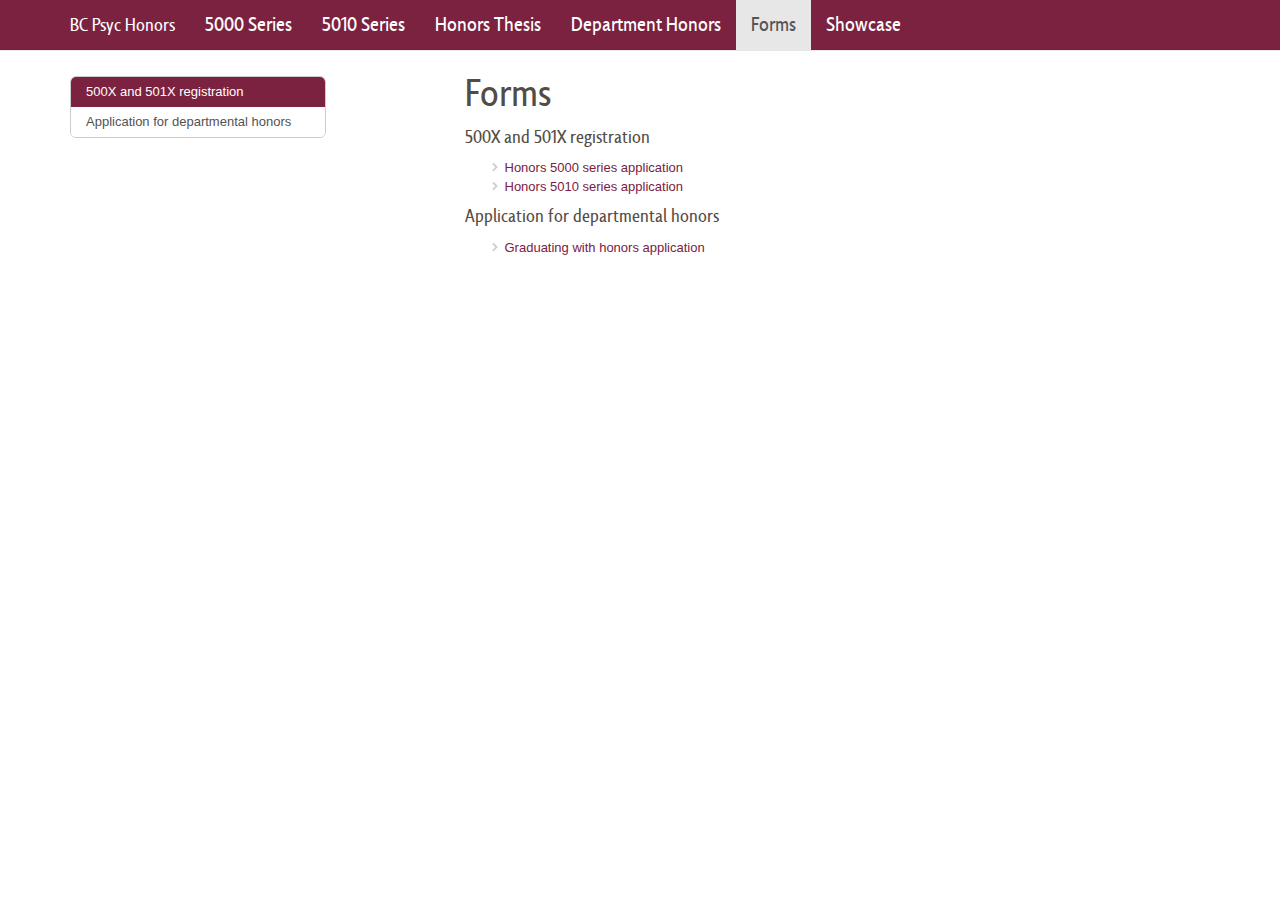
<file: docs/Forms.html>
<!DOCTYPE html>

<html xmlns="http://www.w3.org/1999/xhtml">

<head>

<meta charset="utf-8" />
<meta http-equiv="Content-Type" content="text/html; charset=utf-8" />
<meta name="generator" content="pandoc" />




<title>Forms</title>

<script src="site_libs/jquery-1.11.3/jquery.min.js"></script>
<meta name="viewport" content="width=device-width, initial-scale=1" />
<link href="site_libs/bootstrap-3.3.5/css/bootstrap.min.css" rel="stylesheet" />
<script src="site_libs/bootstrap-3.3.5/js/bootstrap.min.js"></script>
<script src="site_libs/bootstrap-3.3.5/shim/html5shiv.min.js"></script>
<script src="site_libs/bootstrap-3.3.5/shim/respond.min.js"></script>
<script src="site_libs/jqueryui-1.11.4/jquery-ui.min.js"></script>
<link href="site_libs/tocify-1.9.1/jquery.tocify.css" rel="stylesheet" />
<script src="site_libs/tocify-1.9.1/jquery.tocify.js"></script>
<script src="site_libs/navigation-1.1/tabsets.js"></script>
<link href="site_libs/highlightjs-9.12.0/default.css" rel="stylesheet" />
<script src="site_libs/highlightjs-9.12.0/highlight.js"></script>

<style type="text/css">code{white-space: pre;}</style>
<style type="text/css">
  pre:not([class]) {
    background-color: white;
  }
</style>
<script type="text/javascript">
if (window.hljs) {
  hljs.configure({languages: []});
  hljs.initHighlightingOnLoad();
  if (document.readyState && document.readyState === "complete") {
    window.setTimeout(function() { hljs.initHighlighting(); }, 0);
  }
}
</script>



<style type="text/css">
h1 {
  font-size: 34px;
}
h1.title {
  font-size: 38px;
}
h2 {
  font-size: 30px;
}
h3 {
  font-size: 24px;
}
h4 {
  font-size: 18px;
}
h5 {
  font-size: 16px;
}
h6 {
  font-size: 12px;
}
.table th:not([align]) {
  text-align: left;
}
</style>

<link rel="stylesheet" href="blog.css" type="text/css" />

</head>

<body>

<style type = "text/css">
.main-container {
  max-width: 940px;
  margin-left: auto;
  margin-right: auto;
}
code {
  color: inherit;
  background-color: rgba(0, 0, 0, 0.04);
}
img {
  max-width:100%;
  height: auto;
}
.tabbed-pane {
  padding-top: 12px;
}
.html-widget {
  margin-bottom: 20px;
}
button.code-folding-btn:focus {
  outline: none;
}
summary {
  display: list-item;
}
</style>


<style type="text/css">
/* padding for bootstrap navbar */
body {
  padding-top: 51px;
  padding-bottom: 40px;
}
/* offset scroll position for anchor links (for fixed navbar)  */
.section h1 {
  padding-top: 56px;
  margin-top: -56px;
}
.section h2 {
  padding-top: 56px;
  margin-top: -56px;
}
.section h3 {
  padding-top: 56px;
  margin-top: -56px;
}
.section h4 {
  padding-top: 56px;
  margin-top: -56px;
}
.section h5 {
  padding-top: 56px;
  margin-top: -56px;
}
.section h6 {
  padding-top: 56px;
  margin-top: -56px;
}
.dropdown-submenu {
  position: relative;
}
.dropdown-submenu>.dropdown-menu {
  top: 0;
  left: 100%;
  margin-top: -6px;
  margin-left: -1px;
  border-radius: 0 6px 6px 6px;
}
.dropdown-submenu:hover>.dropdown-menu {
  display: block;
}
.dropdown-submenu>a:after {
  display: block;
  content: " ";
  float: right;
  width: 0;
  height: 0;
  border-color: transparent;
  border-style: solid;
  border-width: 5px 0 5px 5px;
  border-left-color: #cccccc;
  margin-top: 5px;
  margin-right: -10px;
}
.dropdown-submenu:hover>a:after {
  border-left-color: #ffffff;
}
.dropdown-submenu.pull-left {
  float: none;
}
.dropdown-submenu.pull-left>.dropdown-menu {
  left: -100%;
  margin-left: 10px;
  border-radius: 6px 0 6px 6px;
}
</style>

<script>
// manage active state of menu based on current page
$(document).ready(function () {
  // active menu anchor
  href = window.location.pathname
  href = href.substr(href.lastIndexOf('/') + 1)
  if (href === "")
    href = "index.html";
  var menuAnchor = $('a[href="' + href + '"]');

  // mark it active
  menuAnchor.parent().addClass('active');

  // if it's got a parent navbar menu mark it active as well
  menuAnchor.closest('li.dropdown').addClass('active');
});
</script>

<div class="container-fluid main-container">

<!-- tabsets -->

<style type="text/css">
.tabset-dropdown > .nav-tabs {
  display: inline-table;
  max-height: 500px;
  min-height: 44px;
  overflow-y: auto;
  background: white;
  border: 1px solid #ddd;
  border-radius: 4px;
}

.tabset-dropdown > .nav-tabs > li.active:before {
  content: "";
  font-family: 'Glyphicons Halflings';
  display: inline-block;
  padding: 10px;
  border-right: 1px solid #ddd;
}

.tabset-dropdown > .nav-tabs.nav-tabs-open > li.active:before {
  content: "&#xe258;";
  border: none;
}

.tabset-dropdown > .nav-tabs.nav-tabs-open:before {
  content: "";
  font-family: 'Glyphicons Halflings';
  display: inline-block;
  padding: 10px;
  border-right: 1px solid #ddd;
}

.tabset-dropdown > .nav-tabs > li.active {
  display: block;
}

.tabset-dropdown > .nav-tabs > li > a,
.tabset-dropdown > .nav-tabs > li > a:focus,
.tabset-dropdown > .nav-tabs > li > a:hover {
  border: none;
  display: inline-block;
  border-radius: 4px;
}

.tabset-dropdown > .nav-tabs.nav-tabs-open > li {
  display: block;
  float: none;
}

.tabset-dropdown > .nav-tabs > li {
  display: none;
}
</style>

<script>
$(document).ready(function () {
  window.buildTabsets("TOC");
});

$(document).ready(function () {
  $('.tabset-dropdown > .nav-tabs > li').click(function () {
    $(this).parent().toggleClass('nav-tabs-open')
  });
});
</script>

<!-- code folding -->



<script>
$(document).ready(function ()  {

    // move toc-ignore selectors from section div to header
    $('div.section.toc-ignore')
        .removeClass('toc-ignore')
        .children('h1,h2,h3,h4,h5').addClass('toc-ignore');

    // establish options
    var options = {
      selectors: "h1,h2,h3",
      theme: "bootstrap3",
      context: '.toc-content',
      hashGenerator: function (text) {
        return text.replace(/[.\\/?&!#<>]/g, '').replace(/\s/g, '_').toLowerCase();
      },
      ignoreSelector: ".toc-ignore",
      scrollTo: 0
    };
    options.showAndHide = true;
    options.smoothScroll = true;

    // tocify
    var toc = $("#TOC").tocify(options).data("toc-tocify");
});
</script>

<style type="text/css">

#TOC {
  margin: 25px 0px 20px 0px;
}
@media (max-width: 768px) {
#TOC {
  position: relative;
  width: 100%;
}
}


.toc-content {
  padding-left: 30px;
  padding-right: 40px;
}

div.main-container {
  max-width: 1200px;
}

div.tocify {
  width: 20%;
  max-width: 260px;
  max-height: 85%;
}

@media (min-width: 768px) and (max-width: 991px) {
  div.tocify {
    width: 25%;
  }
}

@media (max-width: 767px) {
  div.tocify {
    width: 100%;
    max-width: none;
  }
}

.tocify ul, .tocify li {
  line-height: 20px;
}

.tocify-subheader .tocify-item {
  font-size: 0.90em;
  padding-left: 25px;
  text-indent: 0;
}

.tocify .list-group-item {
  border-radius: 0px;
}


</style>

<!-- setup 3col/9col grid for toc_float and main content  -->
<div class="row-fluid">
<div class="col-xs-12 col-sm-4 col-md-3">
<div id="TOC" class="tocify">
</div>
</div>

<div class="toc-content col-xs-12 col-sm-8 col-md-9">




<div class="navbar navbar-default  navbar-fixed-top" role="navigation">
  <div class="container">
    <div class="navbar-header">
      <button type="button" class="navbar-toggle collapsed" data-toggle="collapse" data-target="#navbar">
        <span class="icon-bar"></span>
        <span class="icon-bar"></span>
        <span class="icon-bar"></span>
      </button>
      <a class="navbar-brand" href="index.html">BC Psyc Honors</a>
    </div>
    <div id="navbar" class="navbar-collapse collapse">
      <ul class="nav navbar-nav">
        <li>
  <a href="5000.html">5000 Series</a>
</li>
<li>
  <a href="5010.html">5010 Series</a>
</li>
<li>
  <a href="Thesis.html">Honors Thesis</a>
</li>
<li>
  <a href="departmenthonors.html">Department Honors</a>
</li>
<li>
  <a href="Forms.html">Forms</a>
</li>
<li>
  <a href="Showcase.html">Showcase</a>
</li>
      </ul>
      <ul class="nav navbar-nav navbar-right">
        
      </ul>
    </div><!--/.nav-collapse -->
  </div><!--/.container -->
</div><!--/.navbar -->

<div class="fluid-row" id="header">



<h1 class="title toc-ignore">Forms</h1>

</div>


<div id="x-and-501x-registration" class="section level3">
<h3>500X and 501X registration</h3>
<ul>
<li><a href="">Honors 5000 series application</a></li>
<li><a href="">Honors 5010 series application</a></li>
</ul>
</div>
<div id="application-for-departmental-honors" class="section level3">
<h3>Application for departmental honors</h3>
<ul>
<li><a href="">Graduating with honors application</a></li>
</ul>
</div>



</div>
</div>

</div>

<script>

// add bootstrap table styles to pandoc tables
function bootstrapStylePandocTables() {
  $('tr.header').parent('thead').parent('table').addClass('table table-condensed');
}
$(document).ready(function () {
  bootstrapStylePandocTables();
});


</script>

<!-- dynamically load mathjax for compatibility with self-contained -->
<script>
  (function () {
    var script = document.createElement("script");
    script.type = "text/javascript";
    script.src  = "https://mathjax.rstudio.com/latest/MathJax.js?config=TeX-AMS-MML_HTMLorMML";
    document.getElementsByTagName("head")[0].appendChild(script);
  })();
</script>

</body>
</html>
</file>
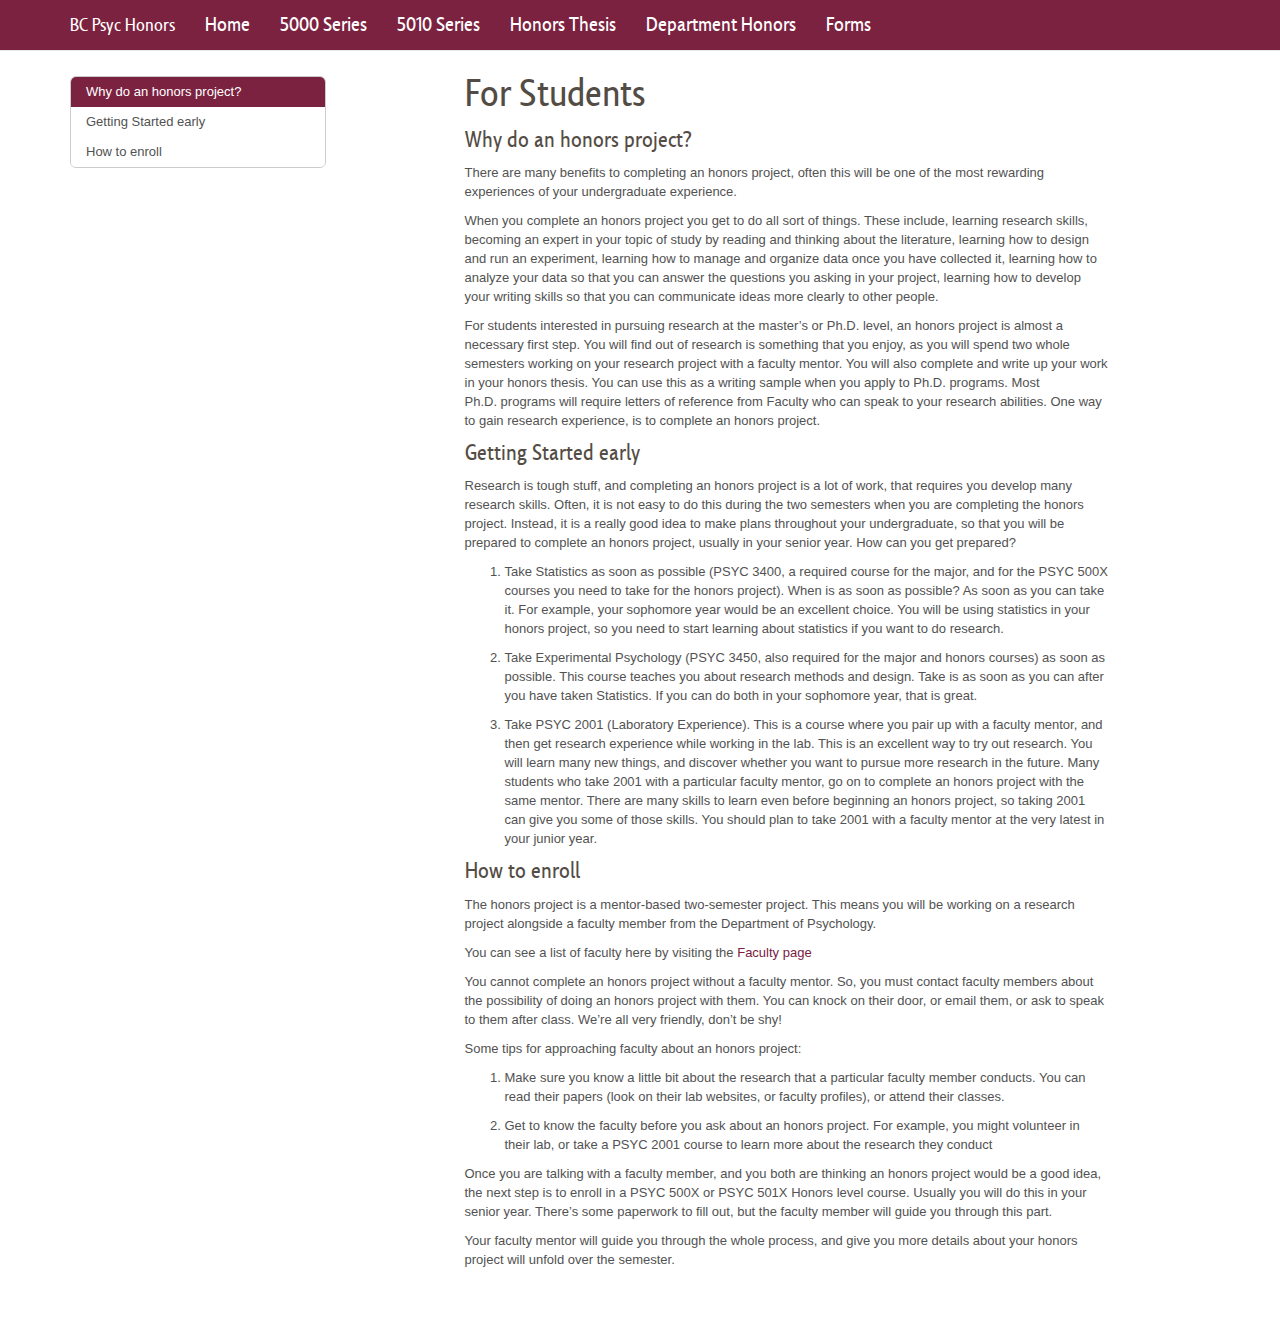
<file: docs/forstudents.html>
<!DOCTYPE html>

<html xmlns="http://www.w3.org/1999/xhtml">

<head>

<meta charset="utf-8" />
<meta http-equiv="Content-Type" content="text/html; charset=utf-8" />
<meta name="generator" content="pandoc" />




<title>For Students</title>

<script src="site_libs/jquery-1.11.3/jquery.min.js"></script>
<meta name="viewport" content="width=device-width, initial-scale=1" />
<link href="site_libs/bootstrap-3.3.5/css/bootstrap.min.css" rel="stylesheet" />
<script src="site_libs/bootstrap-3.3.5/js/bootstrap.min.js"></script>
<script src="site_libs/bootstrap-3.3.5/shim/html5shiv.min.js"></script>
<script src="site_libs/bootstrap-3.3.5/shim/respond.min.js"></script>
<script src="site_libs/jqueryui-1.11.4/jquery-ui.min.js"></script>
<link href="site_libs/tocify-1.9.1/jquery.tocify.css" rel="stylesheet" />
<script src="site_libs/tocify-1.9.1/jquery.tocify.js"></script>
<script src="site_libs/navigation-1.1/tabsets.js"></script>
<link href="site_libs/highlightjs-9.12.0/default.css" rel="stylesheet" />
<script src="site_libs/highlightjs-9.12.0/highlight.js"></script>

<style type="text/css">code{white-space: pre;}</style>
<style type="text/css">
  pre:not([class]) {
    background-color: white;
  }
</style>
<script type="text/javascript">
if (window.hljs) {
  hljs.configure({languages: []});
  hljs.initHighlightingOnLoad();
  if (document.readyState && document.readyState === "complete") {
    window.setTimeout(function() { hljs.initHighlighting(); }, 0);
  }
}
</script>



<style type="text/css">
h1 {
  font-size: 34px;
}
h1.title {
  font-size: 38px;
}
h2 {
  font-size: 30px;
}
h3 {
  font-size: 24px;
}
h4 {
  font-size: 18px;
}
h5 {
  font-size: 16px;
}
h6 {
  font-size: 12px;
}
.table th:not([align]) {
  text-align: left;
}
</style>

<link rel="stylesheet" href="blog.css" type="text/css" />

</head>

<body>

<style type = "text/css">
.main-container {
  max-width: 940px;
  margin-left: auto;
  margin-right: auto;
}
code {
  color: inherit;
  background-color: rgba(0, 0, 0, 0.04);
}
img {
  max-width:100%;
  height: auto;
}
.tabbed-pane {
  padding-top: 12px;
}
button.code-folding-btn:focus {
  outline: none;
}
</style>


<style type="text/css">
/* padding for bootstrap navbar */
body {
  padding-top: 51px;
  padding-bottom: 40px;
}
/* offset scroll position for anchor links (for fixed navbar)  */
.section h1 {
  padding-top: 56px;
  margin-top: -56px;
}

.section h2 {
  padding-top: 56px;
  margin-top: -56px;
}
.section h3 {
  padding-top: 56px;
  margin-top: -56px;
}
.section h4 {
  padding-top: 56px;
  margin-top: -56px;
}
.section h5 {
  padding-top: 56px;
  margin-top: -56px;
}
.section h6 {
  padding-top: 56px;
  margin-top: -56px;
}
</style>

<script>
// manage active state of menu based on current page
$(document).ready(function () {
  // active menu anchor
  href = window.location.pathname
  href = href.substr(href.lastIndexOf('/') + 1)
  if (href === "")
    href = "index.html";
  var menuAnchor = $('a[href="' + href + '"]');

  // mark it active
  menuAnchor.parent().addClass('active');

  // if it's got a parent navbar menu mark it active as well
  menuAnchor.closest('li.dropdown').addClass('active');
});
</script>


<div class="container-fluid main-container">

<!-- tabsets -->
<script>
$(document).ready(function () {
  window.buildTabsets("TOC");
});
</script>

<!-- code folding -->




<script>
$(document).ready(function ()  {

    // move toc-ignore selectors from section div to header
    $('div.section.toc-ignore')
        .removeClass('toc-ignore')
        .children('h1,h2,h3,h4,h5').addClass('toc-ignore');

    // establish options
    var options = {
      selectors: "h1,h2,h3",
      theme: "bootstrap3",
      context: '.toc-content',
      hashGenerator: function (text) {
        return text.replace(/[.\\/?&!#<>]/g, '').replace(/\s/g, '_').toLowerCase();
      },
      ignoreSelector: ".toc-ignore",
      scrollTo: 0
    };
    options.showAndHide = true;
    options.smoothScroll = true;

    // tocify
    var toc = $("#TOC").tocify(options).data("toc-tocify");
});
</script>

<style type="text/css">

#TOC {
  margin: 25px 0px 20px 0px;
}
@media (max-width: 768px) {
#TOC {
  position: relative;
  width: 100%;
}
}


.toc-content {
  padding-left: 30px;
  padding-right: 40px;
}

div.main-container {
  max-width: 1200px;
}

div.tocify {
  width: 20%;
  max-width: 260px;
  max-height: 85%;
}

@media (min-width: 768px) and (max-width: 991px) {
  div.tocify {
    width: 25%;
  }
}

@media (max-width: 767px) {
  div.tocify {
    width: 100%;
    max-width: none;
  }
}

.tocify ul, .tocify li {
  line-height: 20px;
}

.tocify-subheader .tocify-item {
  font-size: 0.90em;
  padding-left: 25px;
  text-indent: 0;
}

.tocify .list-group-item {
  border-radius: 0px;
}


</style>

<!-- setup 3col/9col grid for toc_float and main content  -->
<div class="row-fluid">
<div class="col-xs-12 col-sm-4 col-md-3">
<div id="TOC" class="tocify">
</div>
</div>

<div class="toc-content col-xs-12 col-sm-8 col-md-9">




<div class="navbar navbar-default  navbar-fixed-top" role="navigation">
  <div class="container">
    <div class="navbar-header">
      <button type="button" class="navbar-toggle collapsed" data-toggle="collapse" data-target="#navbar">
        <span class="icon-bar"></span>
        <span class="icon-bar"></span>
        <span class="icon-bar"></span>
      </button>
      <a class="navbar-brand" href="index.html">BC Psyc Honors</a>
    </div>
    <div id="navbar" class="navbar-collapse collapse">
      <ul class="nav navbar-nav">
        <li>
  <a href="index.html">Home</a>
</li>
<li>
  <a href="5000.html">5000 Series</a>
</li>
<li>
  <a href="5010.html">5010 Series</a>
</li>
<li>
  <a href="Thesis.html">Honors Thesis</a>
</li>
<li>
  <a href="departmenthonors.html">Department Honors</a>
</li>
<li>
  <a href="Forms.html">Forms</a>
</li>
      </ul>
      <ul class="nav navbar-nav navbar-right">
        
      </ul>
    </div><!--/.nav-collapse -->
  </div><!--/.container -->
</div><!--/.navbar -->

<div class="fluid-row" id="header">



<h1 class="title toc-ignore">For Students</h1>

</div>


<div id="why-do-an-honors-project" class="section level2">
<h2>Why do an honors project?</h2>
<p>There are many benefits to completing an honors project, often this will be one of the most rewarding experiences of your undergraduate experience.</p>
<p>When you complete an honors project you get to do all sort of things. These include, learning research skills, becoming an expert in your topic of study by reading and thinking about the literature, learning how to design and run an experiment, learning how to manage and organize data once you have collected it, learning how to analyze your data so that you can answer the questions you asking in your project, learning how to develop your writing skills so that you can communicate ideas more clearly to other people.</p>
<p>For students interested in pursuing research at the master’s or Ph.D. level, an honors project is almost a necessary first step. You will find out of research is something that you enjoy, as you will spend two whole semesters working on your research project with a faculty mentor. You will also complete and write up your work in your honors thesis. You can use this as a writing sample when you apply to Ph.D. programs. Most Ph.D. programs will require letters of reference from Faculty who can speak to your research abilities. One way to gain research experience, is to complete an honors project.</p>
</div>
<div id="getting-started-early" class="section level2">
<h2>Getting Started early</h2>
<p>Research is tough stuff, and completing an honors project is a lot of work, that requires you develop many research skills. Often, it is not easy to do this during the two semesters when you are completing the honors project. Instead, it is a really good idea to make plans throughout your undergraduate, so that you will be prepared to complete an honors project, usually in your senior year. How can you get prepared?</p>
<ol style="list-style-type: decimal">
<li><p>Take Statistics as soon as possible (PSYC 3400, a required course for the major, and for the PSYC 500X courses you need to take for the honors project). When is as soon as possible? As soon as you can take it. For example, your sophomore year would be an excellent choice. You will be using statistics in your honors project, so you need to start learning about statistics if you want to do research.</p></li>
<li><p>Take Experimental Psychology (PSYC 3450, also required for the major and honors courses) as soon as possible. This course teaches you about research methods and design. Take is as soon as you can after you have taken Statistics. If you can do both in your sophomore year, that is great.</p></li>
<li><p>Take PSYC 2001 (Laboratory Experience). This is a course where you pair up with a faculty mentor, and then get research experience while working in the lab. This is an excellent way to try out research. You will learn many new things, and discover whether you want to pursue more research in the future. Many students who take 2001 with a particular faculty mentor, go on to complete an honors project with the same mentor. There are many skills to learn even before beginning an honors project, so taking 2001 can give you some of those skills. You should plan to take 2001 with a faculty mentor at the very latest in your junior year.</p></li>
</ol>
</div>
<div id="how-to-enroll" class="section level2">
<h2>How to enroll</h2>
<p>The honors project is a mentor-based two-semester project. This means you will be working on a research project alongside a faculty member from the Department of Psychology.</p>
<p>You can see a list of faculty here by visiting the <a href="http://www.brooklyn.cuny.edu/web/academics/schools/naturalsciences/undergraduate/psychology/faculty.php">Faculty page</a></p>
<p>You cannot complete an honors project without a faculty mentor. So, you must contact faculty members about the possibility of doing an honors project with them. You can knock on their door, or email them, or ask to speak to them after class. We’re all very friendly, don’t be shy!</p>
<p>Some tips for approaching faculty about an honors project:</p>
<ol style="list-style-type: decimal">
<li><p>Make sure you know a little bit about the research that a particular faculty member conducts. You can read their papers (look on their lab websites, or faculty profiles), or attend their classes.</p></li>
<li><p>Get to know the faculty before you ask about an honors project. For example, you might volunteer in their lab, or take a PSYC 2001 course to learn more about the research they conduct</p></li>
</ol>
<p>Once you are talking with a faculty member, and you both are thinking an honors project would be a good idea, the next step is to enroll in a PSYC 500X or PSYC 501X Honors level course. Usually you will do this in your senior year. There’s some paperwork to fill out, but the faculty member will guide you through this part.</p>
<p>Your faculty mentor will guide you through the whole process, and give you more details about your honors project will unfold over the semester.</p>
</div>



</div>
</div>

</div>

<script>

// add bootstrap table styles to pandoc tables
function bootstrapStylePandocTables() {
  $('tr.header').parent('thead').parent('table').addClass('table table-condensed');
}
$(document).ready(function () {
  bootstrapStylePandocTables();
});


</script>

<!-- dynamically load mathjax for compatibility with self-contained -->
<script>
  (function () {
    var script = document.createElement("script");
    script.type = "text/javascript";
    script.src  = "https://mathjax.rstudio.com/latest/MathJax.js?config=TeX-AMS-MML_HTMLorMML";
    document.getElementsByTagName("head")[0].appendChild(script);
  })();
</script>

</body>
</html>
</file>
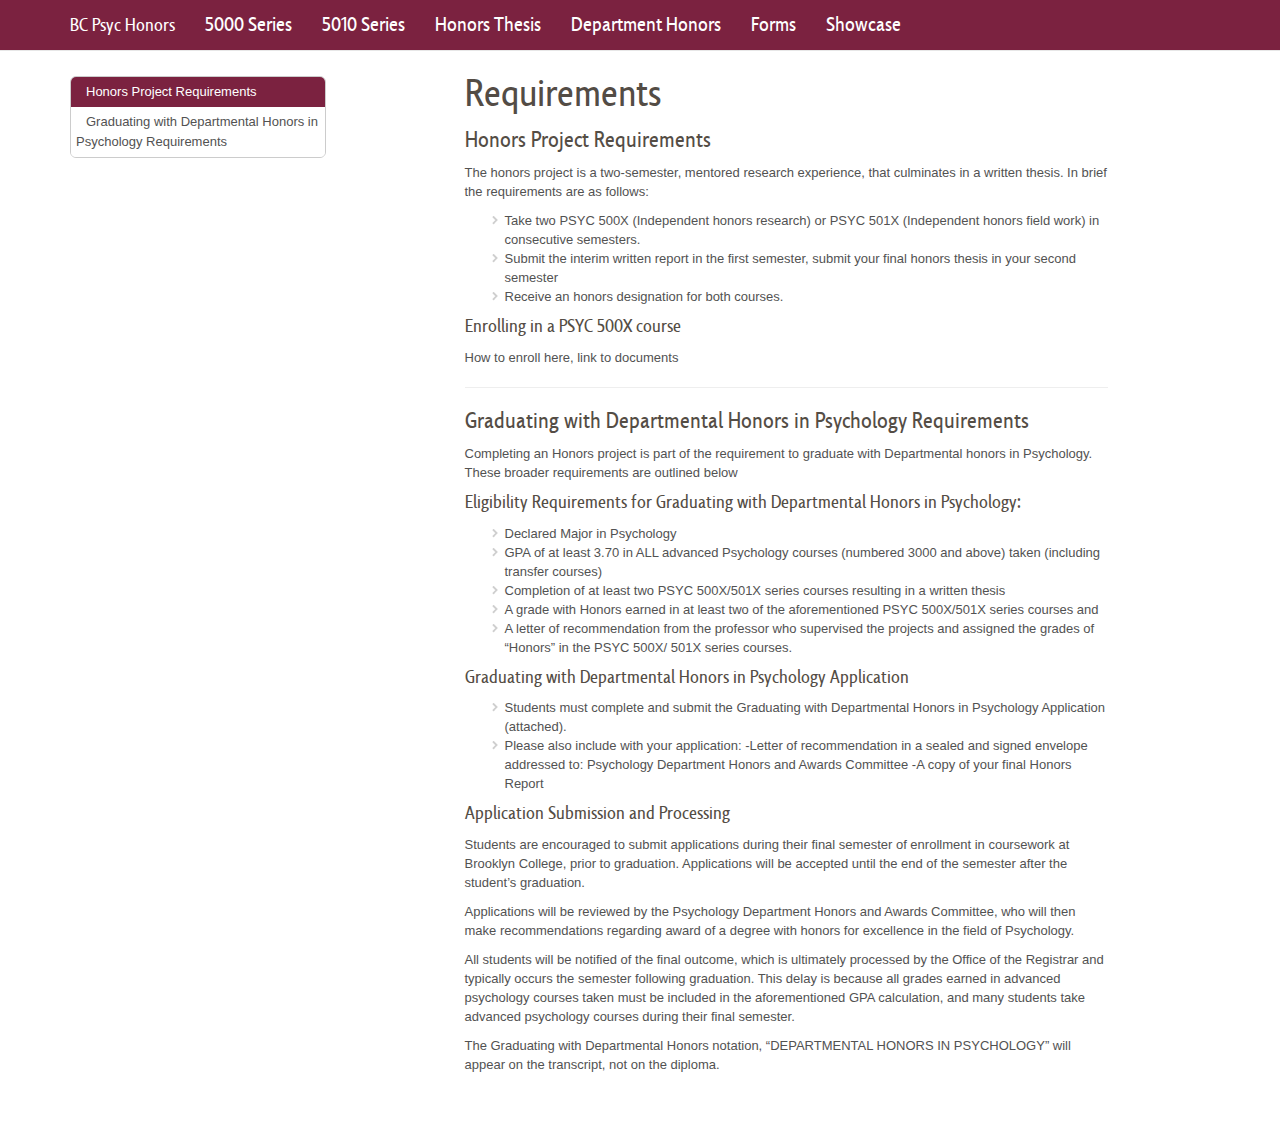
<file: docs/requirements.html>
<!DOCTYPE html>

<html xmlns="http://www.w3.org/1999/xhtml">

<head>

<meta charset="utf-8" />
<meta http-equiv="Content-Type" content="text/html; charset=utf-8" />
<meta name="generator" content="pandoc" />




<title>Requirements</title>

<script src="site_libs/jquery-1.11.3/jquery.min.js"></script>
<meta name="viewport" content="width=device-width, initial-scale=1" />
<link href="site_libs/bootstrap-3.3.5/css/bootstrap.min.css" rel="stylesheet" />
<script src="site_libs/bootstrap-3.3.5/js/bootstrap.min.js"></script>
<script src="site_libs/bootstrap-3.3.5/shim/html5shiv.min.js"></script>
<script src="site_libs/bootstrap-3.3.5/shim/respond.min.js"></script>
<script src="site_libs/jqueryui-1.11.4/jquery-ui.min.js"></script>
<link href="site_libs/tocify-1.9.1/jquery.tocify.css" rel="stylesheet" />
<script src="site_libs/tocify-1.9.1/jquery.tocify.js"></script>
<script src="site_libs/navigation-1.1/tabsets.js"></script>
<link href="site_libs/highlightjs-9.12.0/default.css" rel="stylesheet" />
<script src="site_libs/highlightjs-9.12.0/highlight.js"></script>

<style type="text/css">code{white-space: pre;}</style>
<style type="text/css">
  pre:not([class]) {
    background-color: white;
  }
</style>
<script type="text/javascript">
if (window.hljs) {
  hljs.configure({languages: []});
  hljs.initHighlightingOnLoad();
  if (document.readyState && document.readyState === "complete") {
    window.setTimeout(function() { hljs.initHighlighting(); }, 0);
  }
}
</script>



<style type="text/css">
h1 {
  font-size: 34px;
}
h1.title {
  font-size: 38px;
}
h2 {
  font-size: 30px;
}
h3 {
  font-size: 24px;
}
h4 {
  font-size: 18px;
}
h5 {
  font-size: 16px;
}
h6 {
  font-size: 12px;
}
.table th:not([align]) {
  text-align: left;
}
</style>

<link rel="stylesheet" href="blog.css" type="text/css" />

</head>

<body>

<style type = "text/css">
.main-container {
  max-width: 940px;
  margin-left: auto;
  margin-right: auto;
}
code {
  color: inherit;
  background-color: rgba(0, 0, 0, 0.04);
}
img {
  max-width:100%;
  height: auto;
}
.tabbed-pane {
  padding-top: 12px;
}
.html-widget {
  margin-bottom: 20px;
}
button.code-folding-btn:focus {
  outline: none;
}
summary {
  display: list-item;
}
</style>


<style type="text/css">
/* padding for bootstrap navbar */
body {
  padding-top: 51px;
  padding-bottom: 40px;
}
/* offset scroll position for anchor links (for fixed navbar)  */
.section h1 {
  padding-top: 56px;
  margin-top: -56px;
}
.section h2 {
  padding-top: 56px;
  margin-top: -56px;
}
.section h3 {
  padding-top: 56px;
  margin-top: -56px;
}
.section h4 {
  padding-top: 56px;
  margin-top: -56px;
}
.section h5 {
  padding-top: 56px;
  margin-top: -56px;
}
.section h6 {
  padding-top: 56px;
  margin-top: -56px;
}
.dropdown-submenu {
  position: relative;
}
.dropdown-submenu>.dropdown-menu {
  top: 0;
  left: 100%;
  margin-top: -6px;
  margin-left: -1px;
  border-radius: 0 6px 6px 6px;
}
.dropdown-submenu:hover>.dropdown-menu {
  display: block;
}
.dropdown-submenu>a:after {
  display: block;
  content: " ";
  float: right;
  width: 0;
  height: 0;
  border-color: transparent;
  border-style: solid;
  border-width: 5px 0 5px 5px;
  border-left-color: #cccccc;
  margin-top: 5px;
  margin-right: -10px;
}
.dropdown-submenu:hover>a:after {
  border-left-color: #ffffff;
}
.dropdown-submenu.pull-left {
  float: none;
}
.dropdown-submenu.pull-left>.dropdown-menu {
  left: -100%;
  margin-left: 10px;
  border-radius: 6px 0 6px 6px;
}
</style>

<script>
// manage active state of menu based on current page
$(document).ready(function () {
  // active menu anchor
  href = window.location.pathname
  href = href.substr(href.lastIndexOf('/') + 1)
  if (href === "")
    href = "index.html";
  var menuAnchor = $('a[href="' + href + '"]');

  // mark it active
  menuAnchor.parent().addClass('active');

  // if it's got a parent navbar menu mark it active as well
  menuAnchor.closest('li.dropdown').addClass('active');
});
</script>

<div class="container-fluid main-container">

<!-- tabsets -->

<style type="text/css">
.tabset-dropdown > .nav-tabs {
  display: inline-table;
  max-height: 500px;
  min-height: 44px;
  overflow-y: auto;
  background: white;
  border: 1px solid #ddd;
  border-radius: 4px;
}

.tabset-dropdown > .nav-tabs > li.active:before {
  content: "";
  font-family: 'Glyphicons Halflings';
  display: inline-block;
  padding: 10px;
  border-right: 1px solid #ddd;
}

.tabset-dropdown > .nav-tabs.nav-tabs-open > li.active:before {
  content: "&#xe258;";
  border: none;
}

.tabset-dropdown > .nav-tabs.nav-tabs-open:before {
  content: "";
  font-family: 'Glyphicons Halflings';
  display: inline-block;
  padding: 10px;
  border-right: 1px solid #ddd;
}

.tabset-dropdown > .nav-tabs > li.active {
  display: block;
}

.tabset-dropdown > .nav-tabs > li > a,
.tabset-dropdown > .nav-tabs > li > a:focus,
.tabset-dropdown > .nav-tabs > li > a:hover {
  border: none;
  display: inline-block;
  border-radius: 4px;
}

.tabset-dropdown > .nav-tabs.nav-tabs-open > li {
  display: block;
  float: none;
}

.tabset-dropdown > .nav-tabs > li {
  display: none;
}
</style>

<script>
$(document).ready(function () {
  window.buildTabsets("TOC");
});

$(document).ready(function () {
  $('.tabset-dropdown > .nav-tabs > li').click(function () {
    $(this).parent().toggleClass('nav-tabs-open')
  });
});
</script>

<!-- code folding -->



<script>
$(document).ready(function ()  {

    // move toc-ignore selectors from section div to header
    $('div.section.toc-ignore')
        .removeClass('toc-ignore')
        .children('h1,h2,h3,h4,h5').addClass('toc-ignore');

    // establish options
    var options = {
      selectors: "h1,h2,h3",
      theme: "bootstrap3",
      context: '.toc-content',
      hashGenerator: function (text) {
        return text.replace(/[.\\/?&!#<>]/g, '').replace(/\s/g, '_').toLowerCase();
      },
      ignoreSelector: ".toc-ignore",
      scrollTo: 0
    };
    options.showAndHide = true;
    options.smoothScroll = true;

    // tocify
    var toc = $("#TOC").tocify(options).data("toc-tocify");
});
</script>

<style type="text/css">

#TOC {
  margin: 25px 0px 20px 0px;
}
@media (max-width: 768px) {
#TOC {
  position: relative;
  width: 100%;
}
}


.toc-content {
  padding-left: 30px;
  padding-right: 40px;
}

div.main-container {
  max-width: 1200px;
}

div.tocify {
  width: 20%;
  max-width: 260px;
  max-height: 85%;
}

@media (min-width: 768px) and (max-width: 991px) {
  div.tocify {
    width: 25%;
  }
}

@media (max-width: 767px) {
  div.tocify {
    width: 100%;
    max-width: none;
  }
}

.tocify ul, .tocify li {
  line-height: 20px;
}

.tocify-subheader .tocify-item {
  font-size: 0.90em;
  padding-left: 25px;
  text-indent: 0;
}

.tocify .list-group-item {
  border-radius: 0px;
}


</style>

<!-- setup 3col/9col grid for toc_float and main content  -->
<div class="row-fluid">
<div class="col-xs-12 col-sm-4 col-md-3">
<div id="TOC" class="tocify">
</div>
</div>

<div class="toc-content col-xs-12 col-sm-8 col-md-9">




<div class="navbar navbar-default  navbar-fixed-top" role="navigation">
  <div class="container">
    <div class="navbar-header">
      <button type="button" class="navbar-toggle collapsed" data-toggle="collapse" data-target="#navbar">
        <span class="icon-bar"></span>
        <span class="icon-bar"></span>
        <span class="icon-bar"></span>
      </button>
      <a class="navbar-brand" href="index.html">BC Psyc Honors</a>
    </div>
    <div id="navbar" class="navbar-collapse collapse">
      <ul class="nav navbar-nav">
        <li>
  <a href="5000.html">5000 Series</a>
</li>
<li>
  <a href="5010.html">5010 Series</a>
</li>
<li>
  <a href="Thesis.html">Honors Thesis</a>
</li>
<li>
  <a href="departmenthonors.html">Department Honors</a>
</li>
<li>
  <a href="Forms.html">Forms</a>
</li>
<li>
  <a href="Showcase.html">Showcase</a>
</li>
      </ul>
      <ul class="nav navbar-nav navbar-right">
        
      </ul>
    </div><!--/.nav-collapse -->
  </div><!--/.container -->
</div><!--/.navbar -->

<div class="fluid-row" id="header">



<h1 class="title toc-ignore">Requirements</h1>

</div>


<div id="honors-project-requirements" class="section level2">
<h2>Honors Project Requirements</h2>
<p>The honors project is a two-semester, mentored research experience, that culminates in a written thesis. In brief the requirements are as follows:</p>
<ul>
<li>Take two PSYC 500X (Independent honors research) or PSYC 501X (Independent honors field work) in consecutive semesters.</li>
<li>Submit the interim written report in the first semester, submit your final honors thesis in your second semester</li>
<li>Receive an honors designation for both courses.</li>
</ul>
<div id="enrolling-in-a-psyc-500x-course" class="section level3">
<h3>Enrolling in a PSYC 500X course</h3>
<p>How to enroll here, link to documents</p>
<hr />
</div>
</div>
<div id="graduating-with-departmental-honors-in-psychology-requirements" class="section level2">
<h2>Graduating with Departmental Honors in Psychology Requirements</h2>
<p>Completing an Honors project is part of the requirement to graduate with Departmental honors in Psychology. These broader requirements are outlined below</p>
<div id="eligibility-requirements-for-graduating-with-departmental-honors-in-psychology" class="section level3">
<h3>Eligibility Requirements for Graduating with Departmental Honors in Psychology:</h3>
<ul>
<li>Declared Major in Psychology</li>
<li>GPA of at least 3.70 in ALL advanced Psychology courses (numbered 3000 and above) taken (including transfer courses)</li>
<li>Completion of at least two PSYC 500X/501X series courses resulting in a written thesis</li>
<li>A grade with Honors earned in at least two of the aforementioned PSYC 500X/501X series courses and</li>
<li>A letter of recommendation from the professor who supervised the projects and assigned the grades of “Honors” in the PSYC 500X/ 501X series courses.</li>
</ul>
</div>
<div id="graduating-with-departmental-honors-in-psychology-application" class="section level3">
<h3>Graduating with Departmental Honors in Psychology Application</h3>
<ul>
<li>Students must complete and submit the Graduating with Departmental Honors in Psychology Application (attached).</li>
<li>Please also include with your application: -Letter of recommendation in a sealed and signed envelope addressed to: Psychology Department Honors and Awards Committee -A copy of your final Honors Report</li>
</ul>
</div>
<div id="application-submission-and-processing" class="section level3">
<h3>Application Submission and Processing</h3>
<p>Students are encouraged to submit applications during their final semester of enrollment in coursework at Brooklyn College, prior to graduation. Applications will be accepted until the end of the semester after the student’s graduation.</p>
<p>Applications will be reviewed by the Psychology Department Honors and Awards Committee, who will then make recommendations regarding award of a degree with honors for excellence in the field of Psychology.</p>
<p>All students will be notified of the final outcome, which is ultimately processed by the Office of the Registrar and typically occurs the semester following graduation. This delay is because all grades earned in advanced psychology courses taken must be included in the aforementioned GPA calculation, and many students take advanced psychology courses during their final semester.</p>
<p>The Graduating with Departmental Honors notation, “DEPARTMENTAL HONORS IN PSYCHOLOGY” will appear on the transcript, not on the diploma.</p>
</div>
</div>



</div>
</div>

</div>

<script>

// add bootstrap table styles to pandoc tables
function bootstrapStylePandocTables() {
  $('tr.header').parent('thead').parent('table').addClass('table table-condensed');
}
$(document).ready(function () {
  bootstrapStylePandocTables();
});


</script>

<!-- dynamically load mathjax for compatibility with self-contained -->
<script>
  (function () {
    var script = document.createElement("script");
    script.type = "text/javascript";
    script.src  = "https://mathjax.rstudio.com/latest/MathJax.js?config=TeX-AMS-MML_HTMLorMML";
    document.getElementsByTagName("head")[0].appendChild(script);
  })();
</script>

</body>
</html>
</file>
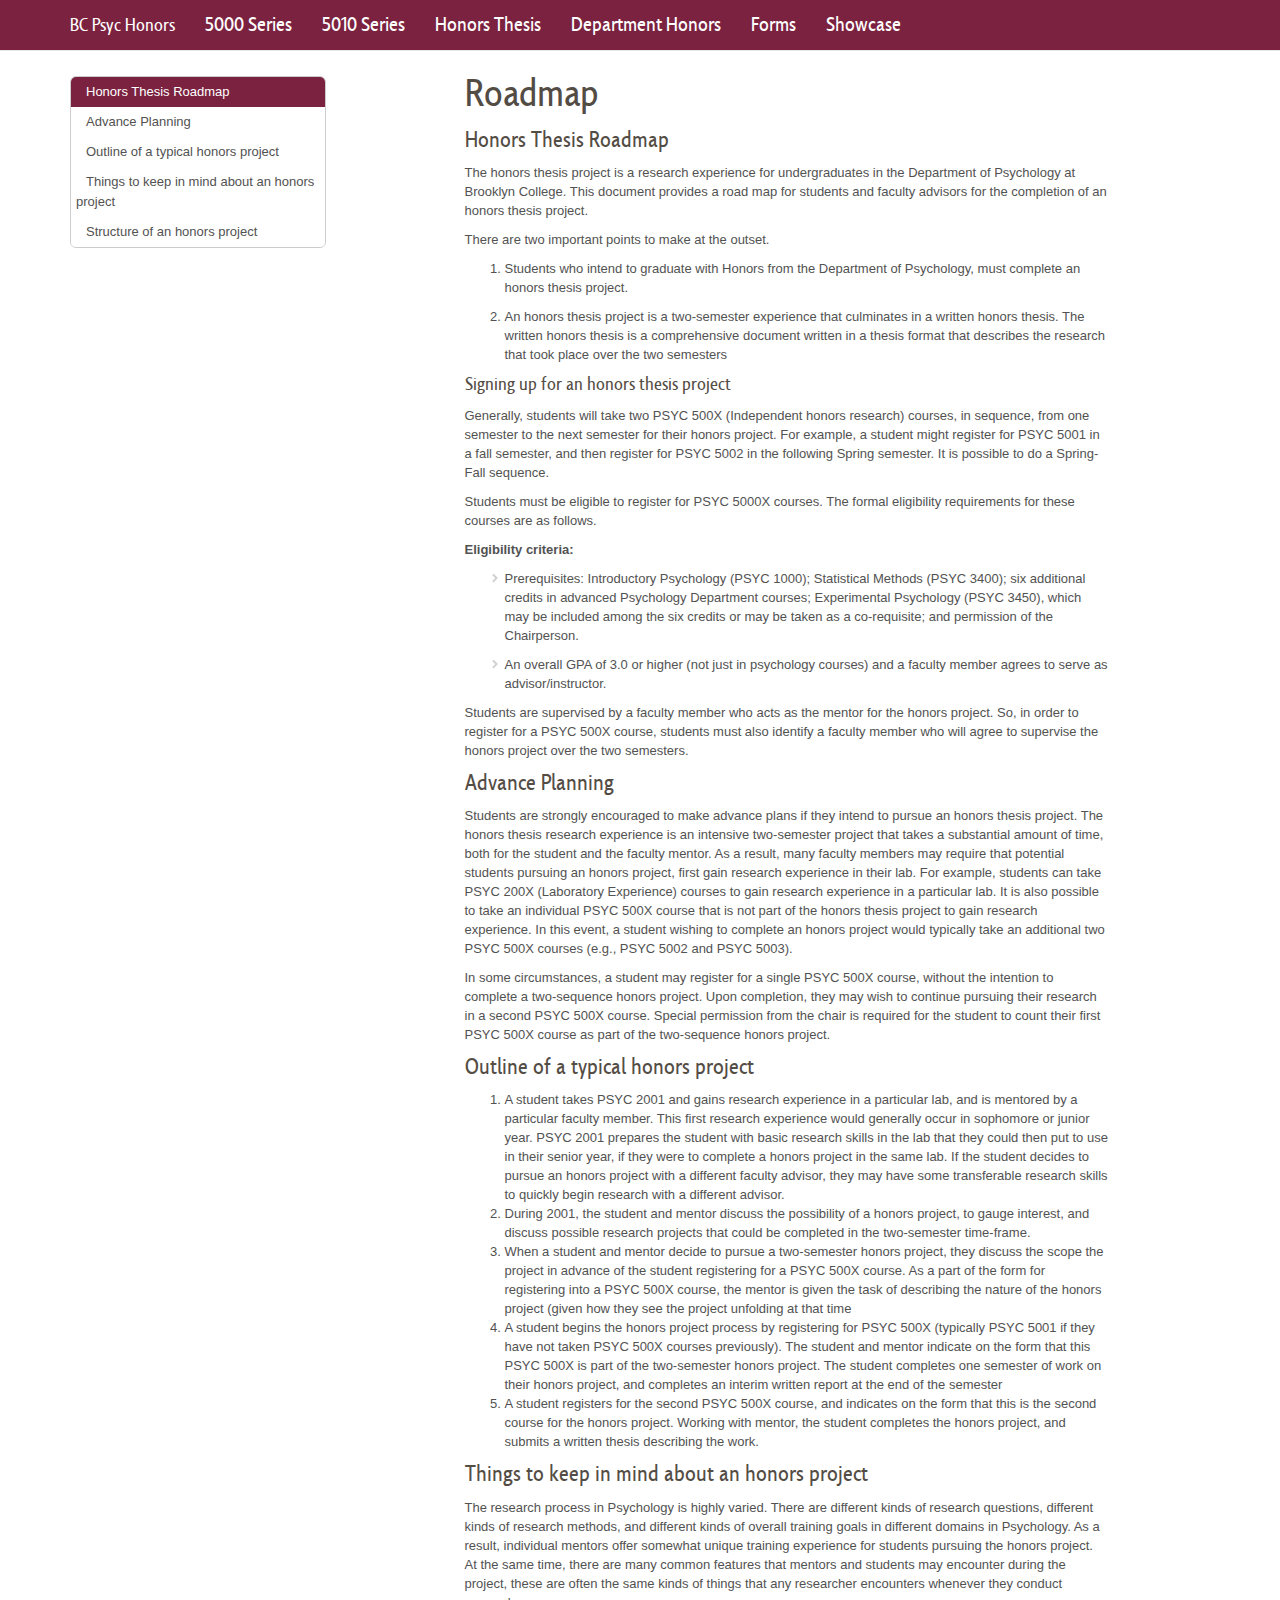
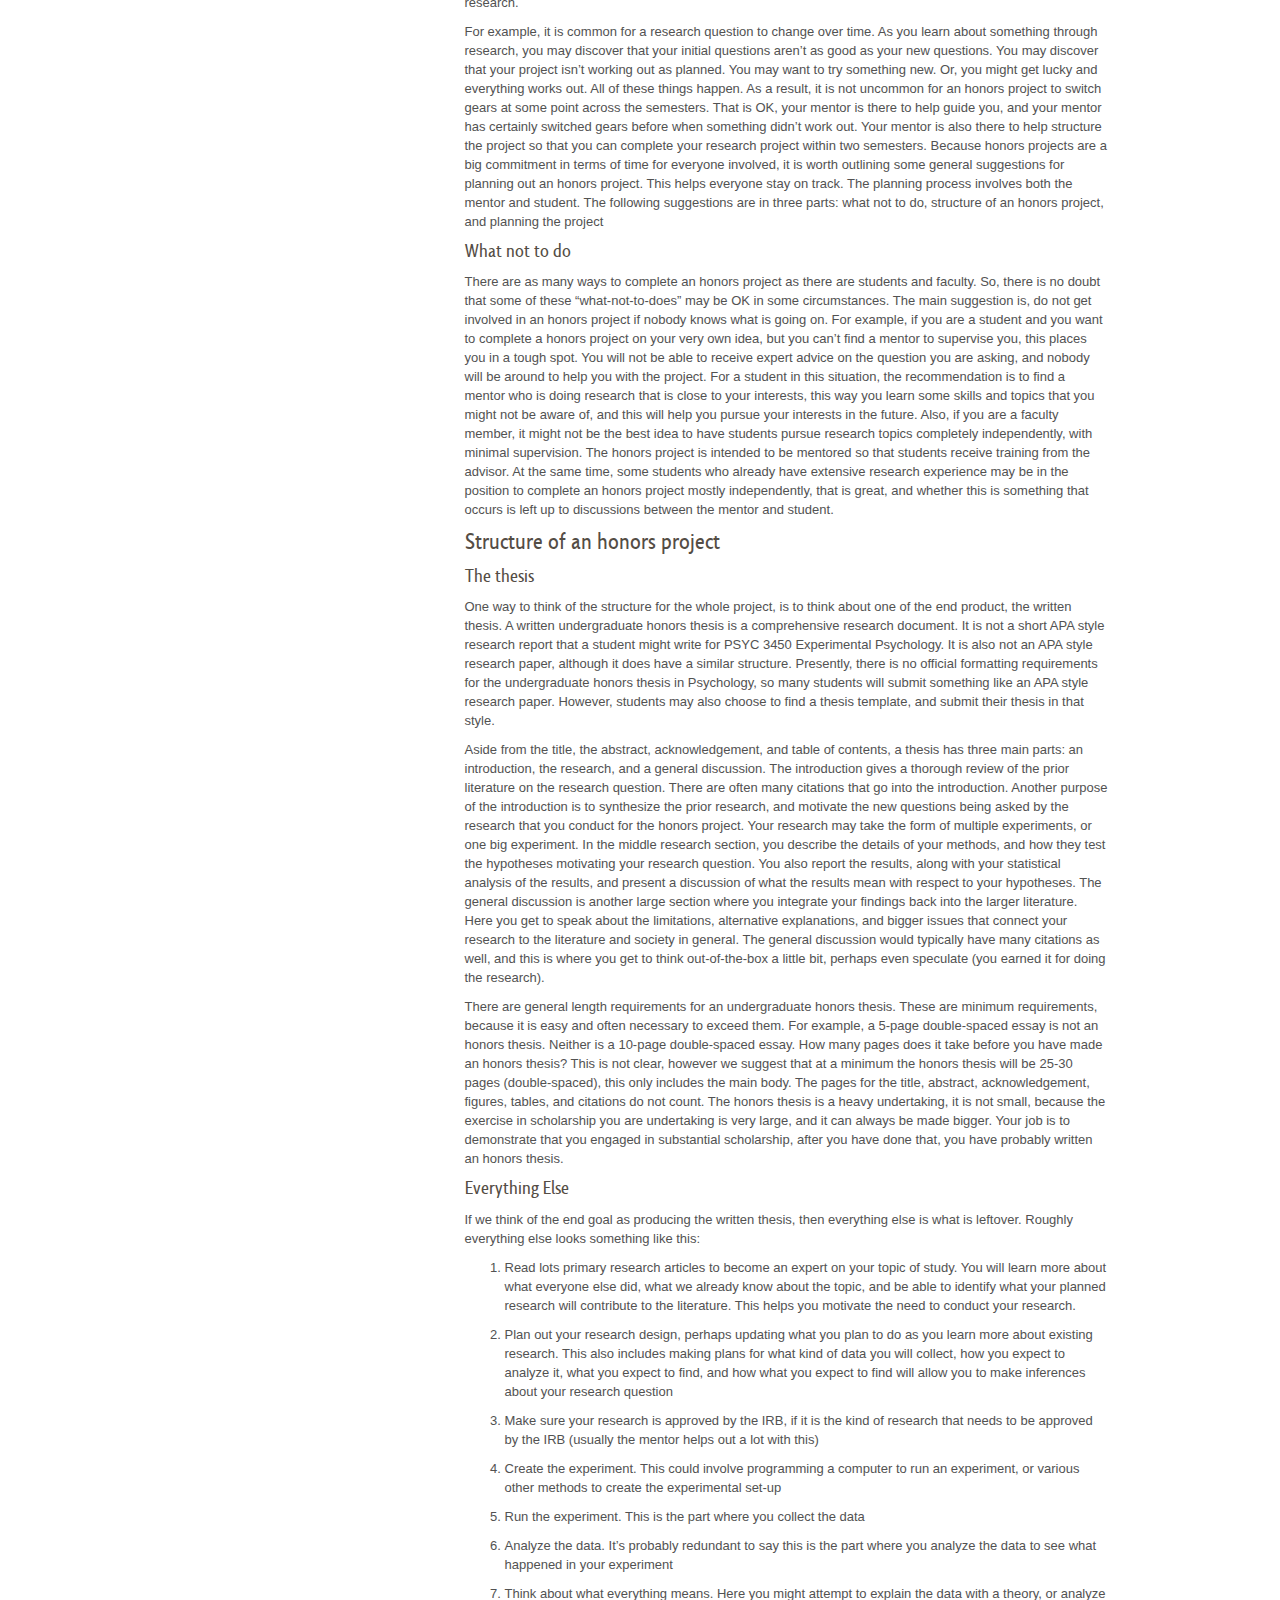
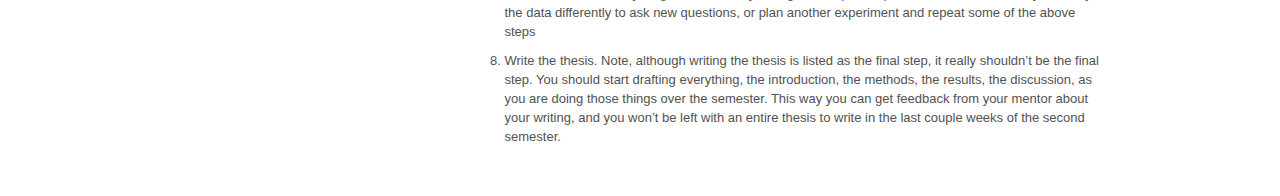
<file: docs/roadmap.html>
<!DOCTYPE html>

<html xmlns="http://www.w3.org/1999/xhtml">

<head>

<meta charset="utf-8" />
<meta http-equiv="Content-Type" content="text/html; charset=utf-8" />
<meta name="generator" content="pandoc" />




<title>Roadmap</title>

<script src="site_libs/jquery-1.11.3/jquery.min.js"></script>
<meta name="viewport" content="width=device-width, initial-scale=1" />
<link href="site_libs/bootstrap-3.3.5/css/bootstrap.min.css" rel="stylesheet" />
<script src="site_libs/bootstrap-3.3.5/js/bootstrap.min.js"></script>
<script src="site_libs/bootstrap-3.3.5/shim/html5shiv.min.js"></script>
<script src="site_libs/bootstrap-3.3.5/shim/respond.min.js"></script>
<script src="site_libs/jqueryui-1.11.4/jquery-ui.min.js"></script>
<link href="site_libs/tocify-1.9.1/jquery.tocify.css" rel="stylesheet" />
<script src="site_libs/tocify-1.9.1/jquery.tocify.js"></script>
<script src="site_libs/navigation-1.1/tabsets.js"></script>
<link href="site_libs/highlightjs-9.12.0/default.css" rel="stylesheet" />
<script src="site_libs/highlightjs-9.12.0/highlight.js"></script>

<style type="text/css">code{white-space: pre;}</style>
<style type="text/css">
  pre:not([class]) {
    background-color: white;
  }
</style>
<script type="text/javascript">
if (window.hljs) {
  hljs.configure({languages: []});
  hljs.initHighlightingOnLoad();
  if (document.readyState && document.readyState === "complete") {
    window.setTimeout(function() { hljs.initHighlighting(); }, 0);
  }
}
</script>



<style type="text/css">
h1 {
  font-size: 34px;
}
h1.title {
  font-size: 38px;
}
h2 {
  font-size: 30px;
}
h3 {
  font-size: 24px;
}
h4 {
  font-size: 18px;
}
h5 {
  font-size: 16px;
}
h6 {
  font-size: 12px;
}
.table th:not([align]) {
  text-align: left;
}
</style>

<link rel="stylesheet" href="blog.css" type="text/css" />

</head>

<body>

<style type = "text/css">
.main-container {
  max-width: 940px;
  margin-left: auto;
  margin-right: auto;
}
code {
  color: inherit;
  background-color: rgba(0, 0, 0, 0.04);
}
img {
  max-width:100%;
  height: auto;
}
.tabbed-pane {
  padding-top: 12px;
}
.html-widget {
  margin-bottom: 20px;
}
button.code-folding-btn:focus {
  outline: none;
}
summary {
  display: list-item;
}
</style>


<style type="text/css">
/* padding for bootstrap navbar */
body {
  padding-top: 51px;
  padding-bottom: 40px;
}
/* offset scroll position for anchor links (for fixed navbar)  */
.section h1 {
  padding-top: 56px;
  margin-top: -56px;
}
.section h2 {
  padding-top: 56px;
  margin-top: -56px;
}
.section h3 {
  padding-top: 56px;
  margin-top: -56px;
}
.section h4 {
  padding-top: 56px;
  margin-top: -56px;
}
.section h5 {
  padding-top: 56px;
  margin-top: -56px;
}
.section h6 {
  padding-top: 56px;
  margin-top: -56px;
}
.dropdown-submenu {
  position: relative;
}
.dropdown-submenu>.dropdown-menu {
  top: 0;
  left: 100%;
  margin-top: -6px;
  margin-left: -1px;
  border-radius: 0 6px 6px 6px;
}
.dropdown-submenu:hover>.dropdown-menu {
  display: block;
}
.dropdown-submenu>a:after {
  display: block;
  content: " ";
  float: right;
  width: 0;
  height: 0;
  border-color: transparent;
  border-style: solid;
  border-width: 5px 0 5px 5px;
  border-left-color: #cccccc;
  margin-top: 5px;
  margin-right: -10px;
}
.dropdown-submenu:hover>a:after {
  border-left-color: #ffffff;
}
.dropdown-submenu.pull-left {
  float: none;
}
.dropdown-submenu.pull-left>.dropdown-menu {
  left: -100%;
  margin-left: 10px;
  border-radius: 6px 0 6px 6px;
}
</style>

<script>
// manage active state of menu based on current page
$(document).ready(function () {
  // active menu anchor
  href = window.location.pathname
  href = href.substr(href.lastIndexOf('/') + 1)
  if (href === "")
    href = "index.html";
  var menuAnchor = $('a[href="' + href + '"]');

  // mark it active
  menuAnchor.parent().addClass('active');

  // if it's got a parent navbar menu mark it active as well
  menuAnchor.closest('li.dropdown').addClass('active');
});
</script>

<div class="container-fluid main-container">

<!-- tabsets -->

<style type="text/css">
.tabset-dropdown > .nav-tabs {
  display: inline-table;
  max-height: 500px;
  min-height: 44px;
  overflow-y: auto;
  background: white;
  border: 1px solid #ddd;
  border-radius: 4px;
}

.tabset-dropdown > .nav-tabs > li.active:before {
  content: "";
  font-family: 'Glyphicons Halflings';
  display: inline-block;
  padding: 10px;
  border-right: 1px solid #ddd;
}

.tabset-dropdown > .nav-tabs.nav-tabs-open > li.active:before {
  content: "&#xe258;";
  border: none;
}

.tabset-dropdown > .nav-tabs.nav-tabs-open:before {
  content: "";
  font-family: 'Glyphicons Halflings';
  display: inline-block;
  padding: 10px;
  border-right: 1px solid #ddd;
}

.tabset-dropdown > .nav-tabs > li.active {
  display: block;
}

.tabset-dropdown > .nav-tabs > li > a,
.tabset-dropdown > .nav-tabs > li > a:focus,
.tabset-dropdown > .nav-tabs > li > a:hover {
  border: none;
  display: inline-block;
  border-radius: 4px;
}

.tabset-dropdown > .nav-tabs.nav-tabs-open > li {
  display: block;
  float: none;
}

.tabset-dropdown > .nav-tabs > li {
  display: none;
}
</style>

<script>
$(document).ready(function () {
  window.buildTabsets("TOC");
});

$(document).ready(function () {
  $('.tabset-dropdown > .nav-tabs > li').click(function () {
    $(this).parent().toggleClass('nav-tabs-open')
  });
});
</script>

<!-- code folding -->



<script>
$(document).ready(function ()  {

    // move toc-ignore selectors from section div to header
    $('div.section.toc-ignore')
        .removeClass('toc-ignore')
        .children('h1,h2,h3,h4,h5').addClass('toc-ignore');

    // establish options
    var options = {
      selectors: "h1,h2,h3",
      theme: "bootstrap3",
      context: '.toc-content',
      hashGenerator: function (text) {
        return text.replace(/[.\\/?&!#<>]/g, '').replace(/\s/g, '_').toLowerCase();
      },
      ignoreSelector: ".toc-ignore",
      scrollTo: 0
    };
    options.showAndHide = true;
    options.smoothScroll = true;

    // tocify
    var toc = $("#TOC").tocify(options).data("toc-tocify");
});
</script>

<style type="text/css">

#TOC {
  margin: 25px 0px 20px 0px;
}
@media (max-width: 768px) {
#TOC {
  position: relative;
  width: 100%;
}
}


.toc-content {
  padding-left: 30px;
  padding-right: 40px;
}

div.main-container {
  max-width: 1200px;
}

div.tocify {
  width: 20%;
  max-width: 260px;
  max-height: 85%;
}

@media (min-width: 768px) and (max-width: 991px) {
  div.tocify {
    width: 25%;
  }
}

@media (max-width: 767px) {
  div.tocify {
    width: 100%;
    max-width: none;
  }
}

.tocify ul, .tocify li {
  line-height: 20px;
}

.tocify-subheader .tocify-item {
  font-size: 0.90em;
  padding-left: 25px;
  text-indent: 0;
}

.tocify .list-group-item {
  border-radius: 0px;
}


</style>

<!-- setup 3col/9col grid for toc_float and main content  -->
<div class="row-fluid">
<div class="col-xs-12 col-sm-4 col-md-3">
<div id="TOC" class="tocify">
</div>
</div>

<div class="toc-content col-xs-12 col-sm-8 col-md-9">




<div class="navbar navbar-default  navbar-fixed-top" role="navigation">
  <div class="container">
    <div class="navbar-header">
      <button type="button" class="navbar-toggle collapsed" data-toggle="collapse" data-target="#navbar">
        <span class="icon-bar"></span>
        <span class="icon-bar"></span>
        <span class="icon-bar"></span>
      </button>
      <a class="navbar-brand" href="index.html">BC Psyc Honors</a>
    </div>
    <div id="navbar" class="navbar-collapse collapse">
      <ul class="nav navbar-nav">
        <li>
  <a href="5000.html">5000 Series</a>
</li>
<li>
  <a href="5010.html">5010 Series</a>
</li>
<li>
  <a href="Thesis.html">Honors Thesis</a>
</li>
<li>
  <a href="departmenthonors.html">Department Honors</a>
</li>
<li>
  <a href="Forms.html">Forms</a>
</li>
<li>
  <a href="Showcase.html">Showcase</a>
</li>
      </ul>
      <ul class="nav navbar-nav navbar-right">
        
      </ul>
    </div><!--/.nav-collapse -->
  </div><!--/.container -->
</div><!--/.navbar -->

<div class="fluid-row" id="header">



<h1 class="title toc-ignore">Roadmap</h1>

</div>


<div id="honors-thesis-roadmap" class="section level2">
<h2>Honors Thesis Roadmap</h2>
<p>The honors thesis project is a research experience for undergraduates in the Department of Psychology at Brooklyn College. This document provides a road map for students and faculty advisors for the completion of an honors thesis project.</p>
<p>There are two important points to make at the outset.</p>
<ol style="list-style-type: decimal">
<li><p>Students who intend to graduate with Honors from the Department of Psychology, must complete an honors thesis project.</p></li>
<li><p>An honors thesis project is a two-semester experience that culminates in a written honors thesis. The written honors thesis is a comprehensive document written in a thesis format that describes the research that took place over the two semesters</p></li>
</ol>
<div id="signing-up-for-an-honors-thesis-project" class="section level3">
<h3>Signing up for an honors thesis project</h3>
<p>Generally, students will take two PSYC 500X (Independent honors research) courses, in sequence, from one semester to the next semester for their honors project. For example, a student might register for PSYC 5001 in a fall semester, and then register for PSYC 5002 in the following Spring semester. It is possible to do a Spring-Fall sequence.</p>
<p>Students must be eligible to register for PSYC 5000X courses. The formal eligibility requirements for these courses are as follows.</p>
<p><strong>Eligibility criteria:</strong></p>
<ul>
<li><p>Prerequisites: Introductory Psychology (PSYC 1000); Statistical Methods (PSYC 3400); six additional credits in advanced Psychology Department courses; Experimental Psychology (PSYC 3450), which may be included among the six credits or may be taken as a co-requisite; and permission of the Chairperson.</p></li>
<li><p>An overall GPA of 3.0 or higher (not just in psychology courses) and a faculty member agrees to serve as advisor/instructor.</p></li>
</ul>
<p>Students are supervised by a faculty member who acts as the mentor for the honors project. So, in order to register for a PSYC 500X course, students must also identify a faculty member who will agree to supervise the honors project over the two semesters.</p>
</div>
</div>
<div id="advance-planning" class="section level2">
<h2>Advance Planning</h2>
<p>Students are strongly encouraged to make advance plans if they intend to pursue an honors thesis project. The honors thesis research experience is an intensive two-semester project that takes a substantial amount of time, both for the student and the faculty mentor. As a result, many faculty members may require that potential students pursuing an honors project, first gain research experience in their lab. For example, students can take PSYC 200X (Laboratory Experience) courses to gain research experience in a particular lab. It is also possible to take an individual PSYC 500X course that is not part of the honors thesis project to gain research experience. In this event, a student wishing to complete an honors project would typically take an additional two PSYC 500X courses (e.g., PSYC 5002 and PSYC 5003).</p>
<p>In some circumstances, a student may register for a single PSYC 500X course, without the intention to complete a two-sequence honors project. Upon completion, they may wish to continue pursuing their research in a second PSYC 500X course. Special permission from the chair is required for the student to count their first PSYC 500X course as part of the two-sequence honors project.</p>
</div>
<div id="outline-of-a-typical-honors-project" class="section level2">
<h2>Outline of a typical honors project</h2>
<ol style="list-style-type: decimal">
<li>A student takes PSYC 2001 and gains research experience in a particular lab, and is mentored by a particular faculty member. This first research experience would generally occur in sophomore or junior year. PSYC 2001 prepares the student with basic research skills in the lab that they could then put to use in their senior year, if they were to complete a honors project in the same lab. If the student decides to pursue an honors project with a different faculty advisor, they may have some transferable research skills to quickly begin research with a different advisor.</li>
<li>During 2001, the student and mentor discuss the possibility of a honors project, to gauge interest, and discuss possible research projects that could be completed in the two-semester time-frame.</li>
<li>When a student and mentor decide to pursue a two-semester honors project, they discuss the scope the project in advance of the student registering for a PSYC 500X course. As a part of the form for registering into a PSYC 500X course, the mentor is given the task of describing the nature of the honors project (given how they see the project unfolding at that time</li>
<li>A student begins the honors project process by registering for PSYC 500X (typically PSYC 5001 if they have not taken PSYC 500X courses previously). The student and mentor indicate on the form that this PSYC 500X is part of the two-semester honors project. The student completes one semester of work on their honors project, and completes an interim written report at the end of the semester</li>
<li>A student registers for the second PSYC 500X course, and indicates on the form that this is the second course for the honors project. Working with mentor, the student completes the honors project, and submits a written thesis describing the work.</li>
</ol>
</div>
<div id="things-to-keep-in-mind-about-an-honors-project" class="section level2">
<h2>Things to keep in mind about an honors project</h2>
<p>The research process in Psychology is highly varied. There are different kinds of research questions, different kinds of research methods, and different kinds of overall training goals in different domains in Psychology. As a result, individual mentors offer somewhat unique training experience for students pursuing the honors project. At the same time, there are many common features that mentors and students may encounter during the project, these are often the same kinds of things that any researcher encounters whenever they conduct research.</p>
<p>For example, it is common for a research question to change over time. As you learn about something through research, you may discover that your initial questions aren’t as good as your new questions. You may discover that your project isn’t working out as planned. You may want to try something new. Or, you might get lucky and everything works out. All of these things happen. As a result, it is not uncommon for an honors project to switch gears at some point across the semesters. That is OK, your mentor is there to help guide you, and your mentor has certainly switched gears before when something didn’t work out. Your mentor is also there to help structure the project so that you can complete your research project within two semesters. Because honors projects are a big commitment in terms of time for everyone involved, it is worth outlining some general suggestions for planning out an honors project. This helps everyone stay on track. The planning process involves both the mentor and student. The following suggestions are in three parts: what not to do, structure of an honors project, and planning the project</p>
<div id="what-not-to-do" class="section level3">
<h3>What not to do</h3>
<p>There are as many ways to complete an honors project as there are students and faculty. So, there is no doubt that some of these “what-not-to-does” may be OK in some circumstances. The main suggestion is, do not get involved in an honors project if nobody knows what is going on. For example, if you are a student and you want to complete a honors project on your very own idea, but you can’t find a mentor to supervise you, this places you in a tough spot. You will not be able to receive expert advice on the question you are asking, and nobody will be around to help you with the project. For a student in this situation, the recommendation is to find a mentor who is doing research that is close to your interests, this way you learn some skills and topics that you might not be aware of, and this will help you pursue your interests in the future. Also, if you are a faculty member, it might not be the best idea to have students pursue research topics completely independently, with minimal supervision. The honors project is intended to be mentored so that students receive training from the advisor. At the same time, some students who already have extensive research experience may be in the position to complete an honors project mostly independently, that is great, and whether this is something that occurs is left up to discussions between the mentor and student.</p>
</div>
</div>
<div id="structure-of-an-honors-project" class="section level2">
<h2>Structure of an honors project</h2>
<div id="the-thesis" class="section level3">
<h3>The thesis</h3>
<p>One way to think of the structure for the whole project, is to think about one of the end product, the written thesis. A written undergraduate honors thesis is a comprehensive research document. It is not a short APA style research report that a student might write for PSYC 3450 Experimental Psychology. It is also not an APA style research paper, although it does have a similar structure. Presently, there is no official formatting requirements for the undergraduate honors thesis in Psychology, so many students will submit something like an APA style research paper. However, students may also choose to find a thesis template, and submit their thesis in that style.</p>
<p>Aside from the title, the abstract, acknowledgement, and table of contents, a thesis has three main parts: an introduction, the research, and a general discussion. The introduction gives a thorough review of the prior literature on the research question. There are often many citations that go into the introduction. Another purpose of the introduction is to synthesize the prior research, and motivate the new questions being asked by the research that you conduct for the honors project. Your research may take the form of multiple experiments, or one big experiment. In the middle research section, you describe the details of your methods, and how they test the hypotheses motivating your research question. You also report the results, along with your statistical analysis of the results, and present a discussion of what the results mean with respect to your hypotheses. The general discussion is another large section where you integrate your findings back into the larger literature. Here you get to speak about the limitations, alternative explanations, and bigger issues that connect your research to the literature and society in general. The general discussion would typically have many citations as well, and this is where you get to think out-of-the-box a little bit, perhaps even speculate (you earned it for doing the research).</p>
<p>There are general length requirements for an undergraduate honors thesis. These are minimum requirements, because it is easy and often necessary to exceed them. For example, a 5-page double-spaced essay is not an honors thesis. Neither is a 10-page double-spaced essay. How many pages does it take before you have made an honors thesis? This is not clear, however we suggest that at a minimum the honors thesis will be 25-30 pages (double-spaced), this only includes the main body. The pages for the title, abstract, acknowledgement, figures, tables, and citations do not count. The honors thesis is a heavy undertaking, it is not small, because the exercise in scholarship you are undertaking is very large, and it can always be made bigger. Your job is to demonstrate that you engaged in substantial scholarship, after you have done that, you have probably written an honors thesis.</p>
</div>
<div id="everything-else" class="section level3">
<h3>Everything Else</h3>
<p>If we think of the end goal as producing the written thesis, then everything else is what is leftover. Roughly everything else looks something like this:</p>
<ol style="list-style-type: decimal">
<li><p>Read lots primary research articles to become an expert on your topic of study. You will learn more about what everyone else did, what we already know about the topic, and be able to identify what your planned research will contribute to the literature. This helps you motivate the need to conduct your research.</p></li>
<li><p>Plan out your research design, perhaps updating what you plan to do as you learn more about existing research. This also includes making plans for what kind of data you will collect, how you expect to analyze it, what you expect to find, and how what you expect to find will allow you to make inferences about your research question</p></li>
<li><p>Make sure your research is approved by the IRB, if it is the kind of research that needs to be approved by the IRB (usually the mentor helps out a lot with this)</p></li>
<li><p>Create the experiment. This could involve programming a computer to run an experiment, or various other methods to create the experimental set-up</p></li>
<li><p>Run the experiment. This is the part where you collect the data</p></li>
<li><p>Analyze the data. It’s probably redundant to say this is the part where you analyze the data to see what happened in your experiment</p></li>
<li><p>Think about what everything means. Here you might attempt to explain the data with a theory, or analyze the data differently to ask new questions, or plan another experiment and repeat some of the above steps</p></li>
<li><p>Write the thesis. Note, although writing the thesis is listed as the final step, it really shouldn’t be the final step. You should start drafting everything, the introduction, the methods, the results, the discussion, as you are doing those things over the semester. This way you can get feedback from your mentor about your writing, and you won’t be left with an entire thesis to write in the last couple weeks of the second semester.</p></li>
</ol>
</div>
</div>



</div>
</div>

</div>

<script>

// add bootstrap table styles to pandoc tables
function bootstrapStylePandocTables() {
  $('tr.header').parent('thead').parent('table').addClass('table table-condensed');
}
$(document).ready(function () {
  bootstrapStylePandocTables();
});


</script>

<!-- dynamically load mathjax for compatibility with self-contained -->
<script>
  (function () {
    var script = document.createElement("script");
    script.type = "text/javascript";
    script.src  = "https://mathjax.rstudio.com/latest/MathJax.js?config=TeX-AMS-MML_HTMLorMML";
    document.getElementsByTagName("head")[0].appendChild(script);
  })();
</script>

</body>
</html>
</file>
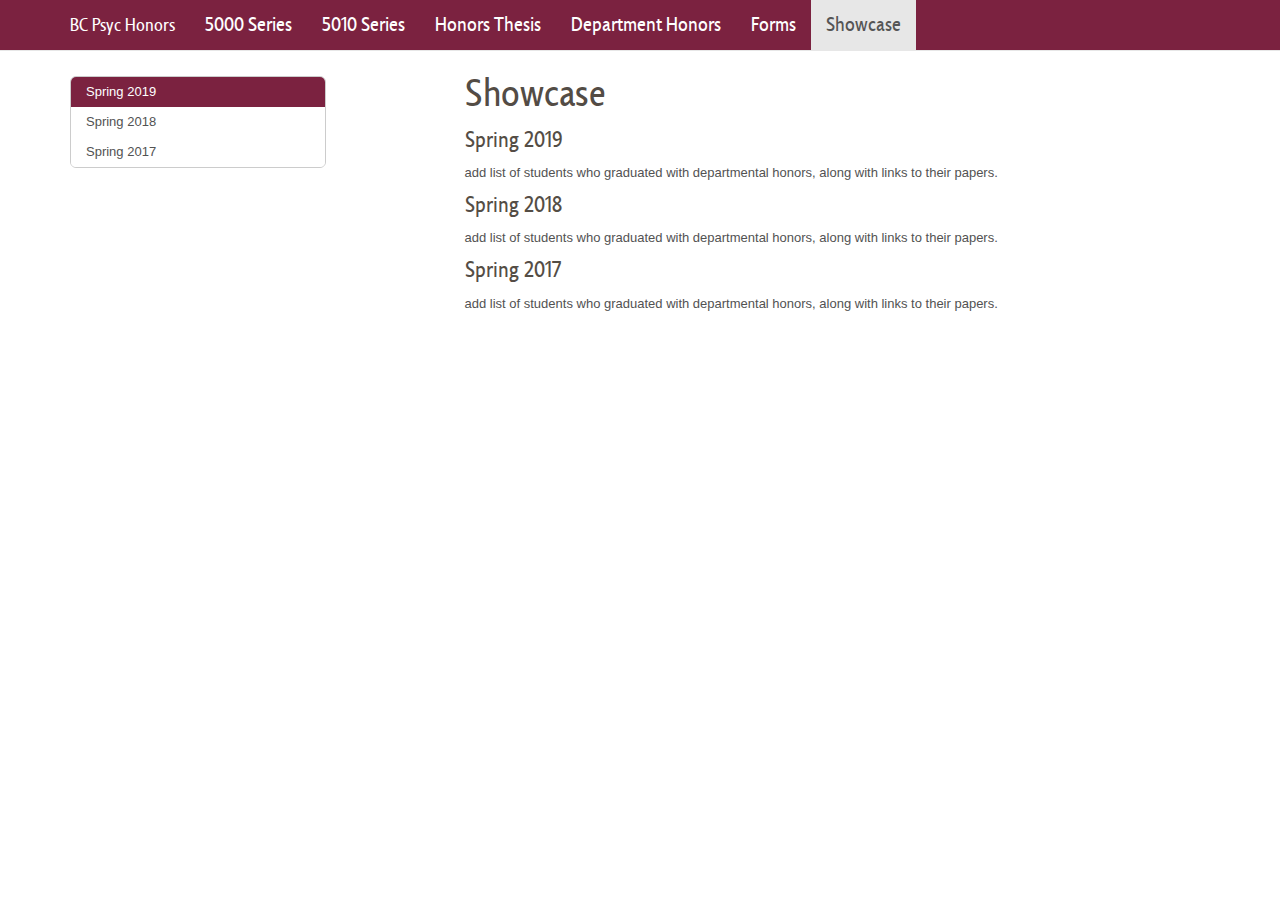
<file: docs/Showcase.html>
<!DOCTYPE html>

<html xmlns="http://www.w3.org/1999/xhtml">

<head>

<meta charset="utf-8" />
<meta http-equiv="Content-Type" content="text/html; charset=utf-8" />
<meta name="generator" content="pandoc" />




<title>Showcase</title>

<script src="site_libs/jquery-1.11.3/jquery.min.js"></script>
<meta name="viewport" content="width=device-width, initial-scale=1" />
<link href="site_libs/bootstrap-3.3.5/css/bootstrap.min.css" rel="stylesheet" />
<script src="site_libs/bootstrap-3.3.5/js/bootstrap.min.js"></script>
<script src="site_libs/bootstrap-3.3.5/shim/html5shiv.min.js"></script>
<script src="site_libs/bootstrap-3.3.5/shim/respond.min.js"></script>
<script src="site_libs/jqueryui-1.11.4/jquery-ui.min.js"></script>
<link href="site_libs/tocify-1.9.1/jquery.tocify.css" rel="stylesheet" />
<script src="site_libs/tocify-1.9.1/jquery.tocify.js"></script>
<script src="site_libs/navigation-1.1/tabsets.js"></script>
<link href="site_libs/highlightjs-9.12.0/default.css" rel="stylesheet" />
<script src="site_libs/highlightjs-9.12.0/highlight.js"></script>

<style type="text/css">code{white-space: pre;}</style>
<style type="text/css">
  pre:not([class]) {
    background-color: white;
  }
</style>
<script type="text/javascript">
if (window.hljs) {
  hljs.configure({languages: []});
  hljs.initHighlightingOnLoad();
  if (document.readyState && document.readyState === "complete") {
    window.setTimeout(function() { hljs.initHighlighting(); }, 0);
  }
}
</script>



<style type="text/css">
h1 {
  font-size: 34px;
}
h1.title {
  font-size: 38px;
}
h2 {
  font-size: 30px;
}
h3 {
  font-size: 24px;
}
h4 {
  font-size: 18px;
}
h5 {
  font-size: 16px;
}
h6 {
  font-size: 12px;
}
.table th:not([align]) {
  text-align: left;
}
</style>

<link rel="stylesheet" href="blog.css" type="text/css" />

</head>

<body>

<style type = "text/css">
.main-container {
  max-width: 940px;
  margin-left: auto;
  margin-right: auto;
}
code {
  color: inherit;
  background-color: rgba(0, 0, 0, 0.04);
}
img {
  max-width:100%;
  height: auto;
}
.tabbed-pane {
  padding-top: 12px;
}
.html-widget {
  margin-bottom: 20px;
}
button.code-folding-btn:focus {
  outline: none;
}
summary {
  display: list-item;
}
</style>


<style type="text/css">
/* padding for bootstrap navbar */
body {
  padding-top: 51px;
  padding-bottom: 40px;
}
/* offset scroll position for anchor links (for fixed navbar)  */
.section h1 {
  padding-top: 56px;
  margin-top: -56px;
}
.section h2 {
  padding-top: 56px;
  margin-top: -56px;
}
.section h3 {
  padding-top: 56px;
  margin-top: -56px;
}
.section h4 {
  padding-top: 56px;
  margin-top: -56px;
}
.section h5 {
  padding-top: 56px;
  margin-top: -56px;
}
.section h6 {
  padding-top: 56px;
  margin-top: -56px;
}
.dropdown-submenu {
  position: relative;
}
.dropdown-submenu>.dropdown-menu {
  top: 0;
  left: 100%;
  margin-top: -6px;
  margin-left: -1px;
  border-radius: 0 6px 6px 6px;
}
.dropdown-submenu:hover>.dropdown-menu {
  display: block;
}
.dropdown-submenu>a:after {
  display: block;
  content: " ";
  float: right;
  width: 0;
  height: 0;
  border-color: transparent;
  border-style: solid;
  border-width: 5px 0 5px 5px;
  border-left-color: #cccccc;
  margin-top: 5px;
  margin-right: -10px;
}
.dropdown-submenu:hover>a:after {
  border-left-color: #ffffff;
}
.dropdown-submenu.pull-left {
  float: none;
}
.dropdown-submenu.pull-left>.dropdown-menu {
  left: -100%;
  margin-left: 10px;
  border-radius: 6px 0 6px 6px;
}
</style>

<script>
// manage active state of menu based on current page
$(document).ready(function () {
  // active menu anchor
  href = window.location.pathname
  href = href.substr(href.lastIndexOf('/') + 1)
  if (href === "")
    href = "index.html";
  var menuAnchor = $('a[href="' + href + '"]');

  // mark it active
  menuAnchor.parent().addClass('active');

  // if it's got a parent navbar menu mark it active as well
  menuAnchor.closest('li.dropdown').addClass('active');
});
</script>

<div class="container-fluid main-container">

<!-- tabsets -->

<style type="text/css">
.tabset-dropdown > .nav-tabs {
  display: inline-table;
  max-height: 500px;
  min-height: 44px;
  overflow-y: auto;
  background: white;
  border: 1px solid #ddd;
  border-radius: 4px;
}

.tabset-dropdown > .nav-tabs > li.active:before {
  content: "";
  font-family: 'Glyphicons Halflings';
  display: inline-block;
  padding: 10px;
  border-right: 1px solid #ddd;
}

.tabset-dropdown > .nav-tabs.nav-tabs-open > li.active:before {
  content: "&#xe258;";
  border: none;
}

.tabset-dropdown > .nav-tabs.nav-tabs-open:before {
  content: "";
  font-family: 'Glyphicons Halflings';
  display: inline-block;
  padding: 10px;
  border-right: 1px solid #ddd;
}

.tabset-dropdown > .nav-tabs > li.active {
  display: block;
}

.tabset-dropdown > .nav-tabs > li > a,
.tabset-dropdown > .nav-tabs > li > a:focus,
.tabset-dropdown > .nav-tabs > li > a:hover {
  border: none;
  display: inline-block;
  border-radius: 4px;
}

.tabset-dropdown > .nav-tabs.nav-tabs-open > li {
  display: block;
  float: none;
}

.tabset-dropdown > .nav-tabs > li {
  display: none;
}
</style>

<script>
$(document).ready(function () {
  window.buildTabsets("TOC");
});

$(document).ready(function () {
  $('.tabset-dropdown > .nav-tabs > li').click(function () {
    $(this).parent().toggleClass('nav-tabs-open')
  });
});
</script>

<!-- code folding -->



<script>
$(document).ready(function ()  {

    // move toc-ignore selectors from section div to header
    $('div.section.toc-ignore')
        .removeClass('toc-ignore')
        .children('h1,h2,h3,h4,h5').addClass('toc-ignore');

    // establish options
    var options = {
      selectors: "h1,h2,h3",
      theme: "bootstrap3",
      context: '.toc-content',
      hashGenerator: function (text) {
        return text.replace(/[.\\/?&!#<>]/g, '').replace(/\s/g, '_').toLowerCase();
      },
      ignoreSelector: ".toc-ignore",
      scrollTo: 0
    };
    options.showAndHide = true;
    options.smoothScroll = true;

    // tocify
    var toc = $("#TOC").tocify(options).data("toc-tocify");
});
</script>

<style type="text/css">

#TOC {
  margin: 25px 0px 20px 0px;
}
@media (max-width: 768px) {
#TOC {
  position: relative;
  width: 100%;
}
}


.toc-content {
  padding-left: 30px;
  padding-right: 40px;
}

div.main-container {
  max-width: 1200px;
}

div.tocify {
  width: 20%;
  max-width: 260px;
  max-height: 85%;
}

@media (min-width: 768px) and (max-width: 991px) {
  div.tocify {
    width: 25%;
  }
}

@media (max-width: 767px) {
  div.tocify {
    width: 100%;
    max-width: none;
  }
}

.tocify ul, .tocify li {
  line-height: 20px;
}

.tocify-subheader .tocify-item {
  font-size: 0.90em;
  padding-left: 25px;
  text-indent: 0;
}

.tocify .list-group-item {
  border-radius: 0px;
}


</style>

<!-- setup 3col/9col grid for toc_float and main content  -->
<div class="row-fluid">
<div class="col-xs-12 col-sm-4 col-md-3">
<div id="TOC" class="tocify">
</div>
</div>

<div class="toc-content col-xs-12 col-sm-8 col-md-9">




<div class="navbar navbar-default  navbar-fixed-top" role="navigation">
  <div class="container">
    <div class="navbar-header">
      <button type="button" class="navbar-toggle collapsed" data-toggle="collapse" data-target="#navbar">
        <span class="icon-bar"></span>
        <span class="icon-bar"></span>
        <span class="icon-bar"></span>
      </button>
      <a class="navbar-brand" href="index.html">BC Psyc Honors</a>
    </div>
    <div id="navbar" class="navbar-collapse collapse">
      <ul class="nav navbar-nav">
        <li>
  <a href="5000.html">5000 Series</a>
</li>
<li>
  <a href="5010.html">5010 Series</a>
</li>
<li>
  <a href="Thesis.html">Honors Thesis</a>
</li>
<li>
  <a href="departmenthonors.html">Department Honors</a>
</li>
<li>
  <a href="Forms.html">Forms</a>
</li>
<li>
  <a href="Showcase.html">Showcase</a>
</li>
      </ul>
      <ul class="nav navbar-nav navbar-right">
        
      </ul>
    </div><!--/.nav-collapse -->
  </div><!--/.container -->
</div><!--/.navbar -->

<div class="fluid-row" id="header">



<h1 class="title toc-ignore">Showcase</h1>

</div>


<div id="spring-2019" class="section level2">
<h2>Spring 2019</h2>
<p>add list of students who graduated with departmental honors, along with links to their papers.</p>
</div>
<div id="spring-2018" class="section level2">
<h2>Spring 2018</h2>
<p>add list of students who graduated with departmental honors, along with links to their papers.</p>
</div>
<div id="spring-2017" class="section level2">
<h2>Spring 2017</h2>
<p>add list of students who graduated with departmental honors, along with links to their papers.</p>
</div>



</div>
</div>

</div>

<script>

// add bootstrap table styles to pandoc tables
function bootstrapStylePandocTables() {
  $('tr.header').parent('thead').parent('table').addClass('table table-condensed');
}
$(document).ready(function () {
  bootstrapStylePandocTables();
});


</script>

<!-- dynamically load mathjax for compatibility with self-contained -->
<script>
  (function () {
    var script = document.createElement("script");
    script.type = "text/javascript";
    script.src  = "https://mathjax.rstudio.com/latest/MathJax.js?config=TeX-AMS-MML_HTMLorMML";
    document.getElementsByTagName("head")[0].appendChild(script);
  })();
</script>

</body>
</html>
</file>
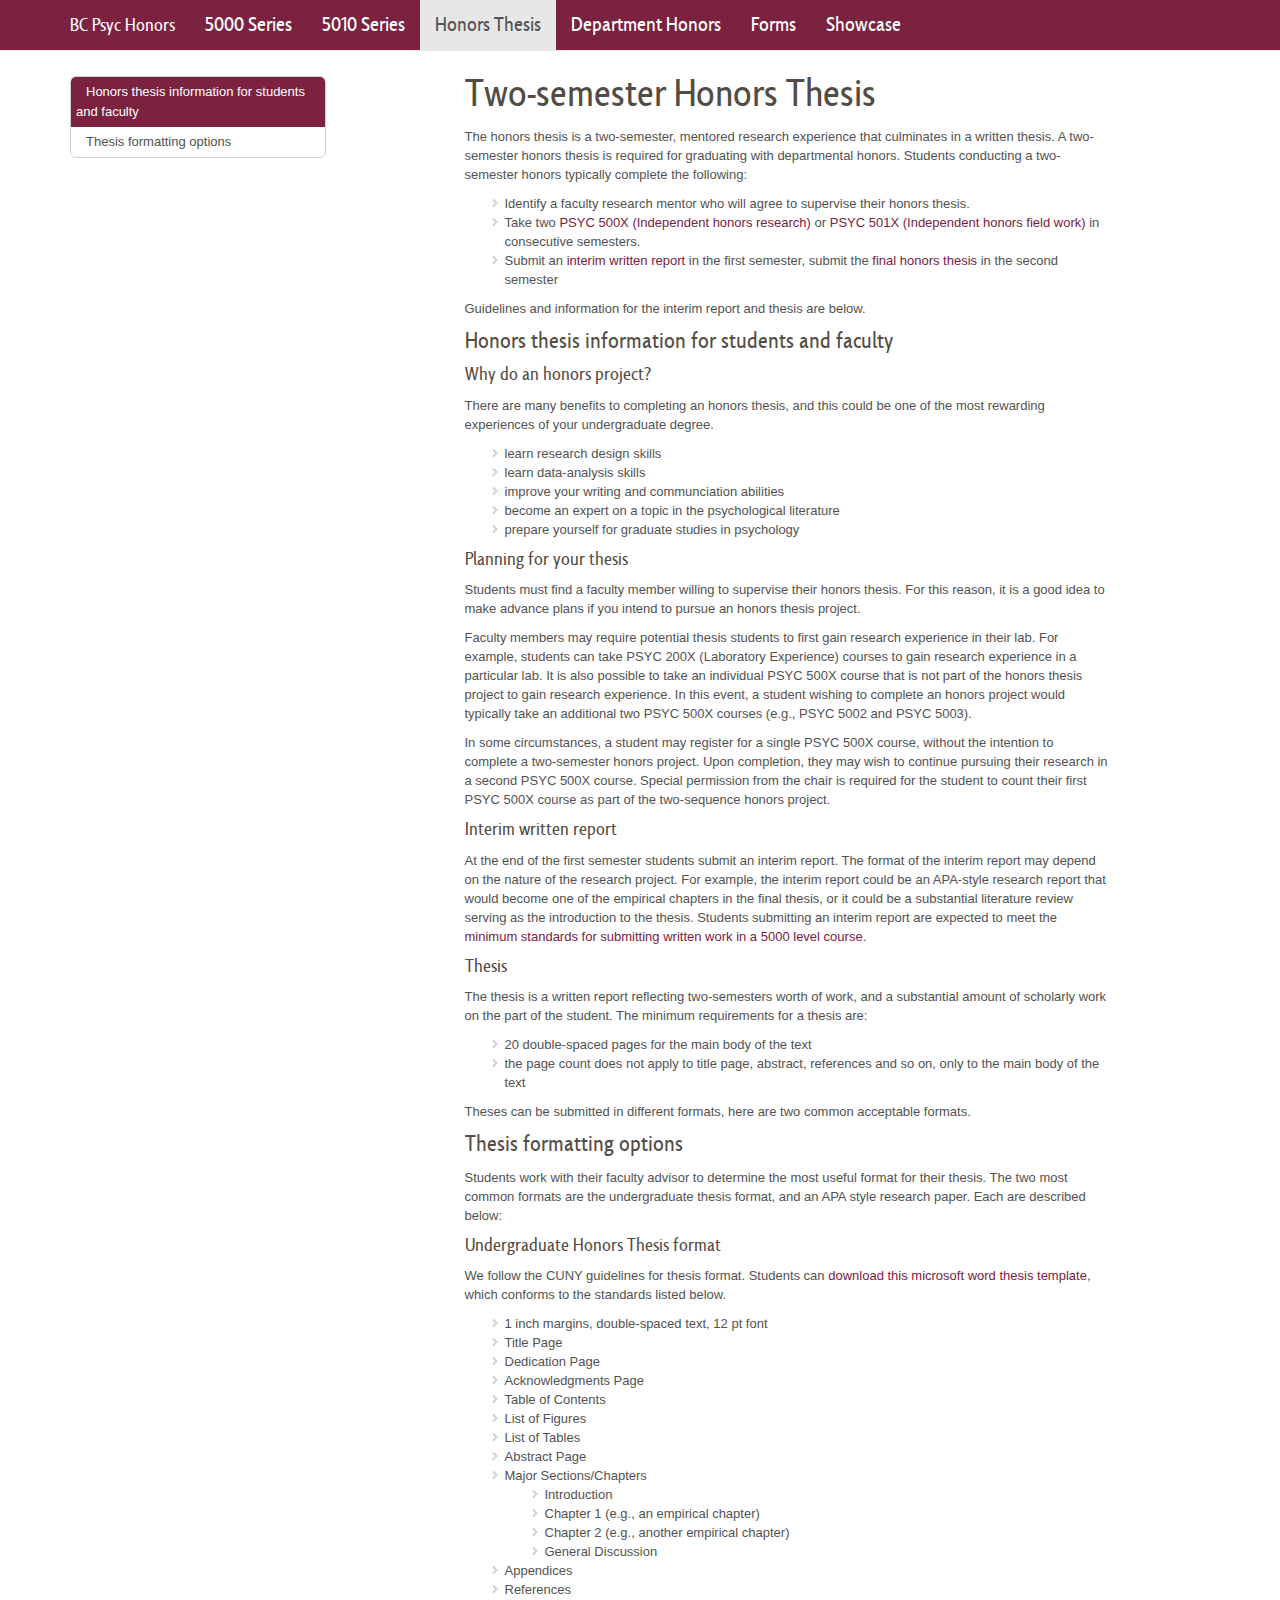
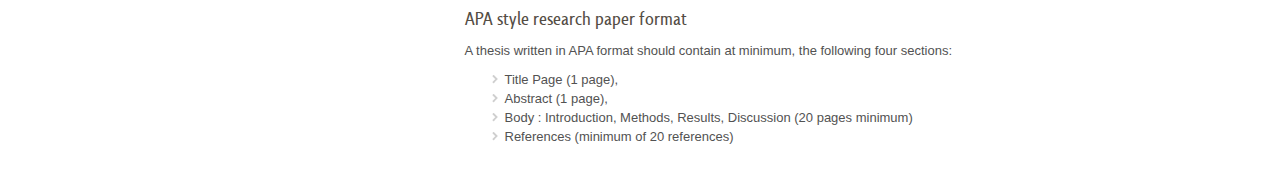
<file: docs/Thesis.html>
<!DOCTYPE html>

<html xmlns="http://www.w3.org/1999/xhtml">

<head>

<meta charset="utf-8" />
<meta http-equiv="Content-Type" content="text/html; charset=utf-8" />
<meta name="generator" content="pandoc" />




<title>Two-semester Honors Thesis</title>

<script src="site_libs/jquery-1.11.3/jquery.min.js"></script>
<meta name="viewport" content="width=device-width, initial-scale=1" />
<link href="site_libs/bootstrap-3.3.5/css/bootstrap.min.css" rel="stylesheet" />
<script src="site_libs/bootstrap-3.3.5/js/bootstrap.min.js"></script>
<script src="site_libs/bootstrap-3.3.5/shim/html5shiv.min.js"></script>
<script src="site_libs/bootstrap-3.3.5/shim/respond.min.js"></script>
<script src="site_libs/jqueryui-1.11.4/jquery-ui.min.js"></script>
<link href="site_libs/tocify-1.9.1/jquery.tocify.css" rel="stylesheet" />
<script src="site_libs/tocify-1.9.1/jquery.tocify.js"></script>
<script src="site_libs/navigation-1.1/tabsets.js"></script>
<link href="site_libs/highlightjs-9.12.0/default.css" rel="stylesheet" />
<script src="site_libs/highlightjs-9.12.0/highlight.js"></script>

<style type="text/css">code{white-space: pre;}</style>
<style type="text/css">
  pre:not([class]) {
    background-color: white;
  }
</style>
<script type="text/javascript">
if (window.hljs) {
  hljs.configure({languages: []});
  hljs.initHighlightingOnLoad();
  if (document.readyState && document.readyState === "complete") {
    window.setTimeout(function() { hljs.initHighlighting(); }, 0);
  }
}
</script>



<style type="text/css">
h1 {
  font-size: 34px;
}
h1.title {
  font-size: 38px;
}
h2 {
  font-size: 30px;
}
h3 {
  font-size: 24px;
}
h4 {
  font-size: 18px;
}
h5 {
  font-size: 16px;
}
h6 {
  font-size: 12px;
}
.table th:not([align]) {
  text-align: left;
}
</style>

<link rel="stylesheet" href="blog.css" type="text/css" />

</head>

<body>

<style type = "text/css">
.main-container {
  max-width: 940px;
  margin-left: auto;
  margin-right: auto;
}
code {
  color: inherit;
  background-color: rgba(0, 0, 0, 0.04);
}
img {
  max-width:100%;
  height: auto;
}
.tabbed-pane {
  padding-top: 12px;
}
.html-widget {
  margin-bottom: 20px;
}
button.code-folding-btn:focus {
  outline: none;
}
summary {
  display: list-item;
}
</style>


<style type="text/css">
/* padding for bootstrap navbar */
body {
  padding-top: 51px;
  padding-bottom: 40px;
}
/* offset scroll position for anchor links (for fixed navbar)  */
.section h1 {
  padding-top: 56px;
  margin-top: -56px;
}
.section h2 {
  padding-top: 56px;
  margin-top: -56px;
}
.section h3 {
  padding-top: 56px;
  margin-top: -56px;
}
.section h4 {
  padding-top: 56px;
  margin-top: -56px;
}
.section h5 {
  padding-top: 56px;
  margin-top: -56px;
}
.section h6 {
  padding-top: 56px;
  margin-top: -56px;
}
.dropdown-submenu {
  position: relative;
}
.dropdown-submenu>.dropdown-menu {
  top: 0;
  left: 100%;
  margin-top: -6px;
  margin-left: -1px;
  border-radius: 0 6px 6px 6px;
}
.dropdown-submenu:hover>.dropdown-menu {
  display: block;
}
.dropdown-submenu>a:after {
  display: block;
  content: " ";
  float: right;
  width: 0;
  height: 0;
  border-color: transparent;
  border-style: solid;
  border-width: 5px 0 5px 5px;
  border-left-color: #cccccc;
  margin-top: 5px;
  margin-right: -10px;
}
.dropdown-submenu:hover>a:after {
  border-left-color: #ffffff;
}
.dropdown-submenu.pull-left {
  float: none;
}
.dropdown-submenu.pull-left>.dropdown-menu {
  left: -100%;
  margin-left: 10px;
  border-radius: 6px 0 6px 6px;
}
</style>

<script>
// manage active state of menu based on current page
$(document).ready(function () {
  // active menu anchor
  href = window.location.pathname
  href = href.substr(href.lastIndexOf('/') + 1)
  if (href === "")
    href = "index.html";
  var menuAnchor = $('a[href="' + href + '"]');

  // mark it active
  menuAnchor.parent().addClass('active');

  // if it's got a parent navbar menu mark it active as well
  menuAnchor.closest('li.dropdown').addClass('active');
});
</script>

<div class="container-fluid main-container">

<!-- tabsets -->

<style type="text/css">
.tabset-dropdown > .nav-tabs {
  display: inline-table;
  max-height: 500px;
  min-height: 44px;
  overflow-y: auto;
  background: white;
  border: 1px solid #ddd;
  border-radius: 4px;
}

.tabset-dropdown > .nav-tabs > li.active:before {
  content: "";
  font-family: 'Glyphicons Halflings';
  display: inline-block;
  padding: 10px;
  border-right: 1px solid #ddd;
}

.tabset-dropdown > .nav-tabs.nav-tabs-open > li.active:before {
  content: "&#xe258;";
  border: none;
}

.tabset-dropdown > .nav-tabs.nav-tabs-open:before {
  content: "";
  font-family: 'Glyphicons Halflings';
  display: inline-block;
  padding: 10px;
  border-right: 1px solid #ddd;
}

.tabset-dropdown > .nav-tabs > li.active {
  display: block;
}

.tabset-dropdown > .nav-tabs > li > a,
.tabset-dropdown > .nav-tabs > li > a:focus,
.tabset-dropdown > .nav-tabs > li > a:hover {
  border: none;
  display: inline-block;
  border-radius: 4px;
}

.tabset-dropdown > .nav-tabs.nav-tabs-open > li {
  display: block;
  float: none;
}

.tabset-dropdown > .nav-tabs > li {
  display: none;
}
</style>

<script>
$(document).ready(function () {
  window.buildTabsets("TOC");
});

$(document).ready(function () {
  $('.tabset-dropdown > .nav-tabs > li').click(function () {
    $(this).parent().toggleClass('nav-tabs-open')
  });
});
</script>

<!-- code folding -->



<script>
$(document).ready(function ()  {

    // move toc-ignore selectors from section div to header
    $('div.section.toc-ignore')
        .removeClass('toc-ignore')
        .children('h1,h2,h3,h4,h5').addClass('toc-ignore');

    // establish options
    var options = {
      selectors: "h1,h2,h3",
      theme: "bootstrap3",
      context: '.toc-content',
      hashGenerator: function (text) {
        return text.replace(/[.\\/?&!#<>]/g, '').replace(/\s/g, '_').toLowerCase();
      },
      ignoreSelector: ".toc-ignore",
      scrollTo: 0
    };
    options.showAndHide = true;
    options.smoothScroll = true;

    // tocify
    var toc = $("#TOC").tocify(options).data("toc-tocify");
});
</script>

<style type="text/css">

#TOC {
  margin: 25px 0px 20px 0px;
}
@media (max-width: 768px) {
#TOC {
  position: relative;
  width: 100%;
}
}


.toc-content {
  padding-left: 30px;
  padding-right: 40px;
}

div.main-container {
  max-width: 1200px;
}

div.tocify {
  width: 20%;
  max-width: 260px;
  max-height: 85%;
}

@media (min-width: 768px) and (max-width: 991px) {
  div.tocify {
    width: 25%;
  }
}

@media (max-width: 767px) {
  div.tocify {
    width: 100%;
    max-width: none;
  }
}

.tocify ul, .tocify li {
  line-height: 20px;
}

.tocify-subheader .tocify-item {
  font-size: 0.90em;
  padding-left: 25px;
  text-indent: 0;
}

.tocify .list-group-item {
  border-radius: 0px;
}


</style>

<!-- setup 3col/9col grid for toc_float and main content  -->
<div class="row-fluid">
<div class="col-xs-12 col-sm-4 col-md-3">
<div id="TOC" class="tocify">
</div>
</div>

<div class="toc-content col-xs-12 col-sm-8 col-md-9">




<div class="navbar navbar-default  navbar-fixed-top" role="navigation">
  <div class="container">
    <div class="navbar-header">
      <button type="button" class="navbar-toggle collapsed" data-toggle="collapse" data-target="#navbar">
        <span class="icon-bar"></span>
        <span class="icon-bar"></span>
        <span class="icon-bar"></span>
      </button>
      <a class="navbar-brand" href="index.html">BC Psyc Honors</a>
    </div>
    <div id="navbar" class="navbar-collapse collapse">
      <ul class="nav navbar-nav">
        <li>
  <a href="5000.html">5000 Series</a>
</li>
<li>
  <a href="5010.html">5010 Series</a>
</li>
<li>
  <a href="Thesis.html">Honors Thesis</a>
</li>
<li>
  <a href="departmenthonors.html">Department Honors</a>
</li>
<li>
  <a href="Forms.html">Forms</a>
</li>
<li>
  <a href="Showcase.html">Showcase</a>
</li>
      </ul>
      <ul class="nav navbar-nav navbar-right">
        
      </ul>
    </div><!--/.nav-collapse -->
  </div><!--/.container -->
</div><!--/.navbar -->

<div class="fluid-row" id="header">



<h1 class="title toc-ignore">Two-semester Honors Thesis</h1>

</div>


<p>The honors thesis is a two-semester, mentored research experience that culminates in a written thesis. A two-semester honors thesis is required for graduating with departmental honors. Students conducting a two-semester honors typically complete the following:</p>
<ul>
<li>Identify a faculty research mentor who will agree to supervise their honors thesis.</li>
<li>Take two <a href="./5000.html">PSYC 500X (Independent honors research)</a> or <a href="./5010.html">PSYC 501X (Independent honors field work)</a> in consecutive semesters.</li>
<li>Submit an <a href="./Thesis.html#interim_written_report">interim written report</a> in the first semester, submit the <a href="./Thesis.html#thesis">final honors thesis</a> in the second semester</li>
</ul>
<p>Guidelines and information for the interim report and thesis are below.</p>
<div id="honors-thesis-information-for-students-and-faculty" class="section level2">
<h2>Honors thesis information for students and faculty</h2>
<div id="why-do-an-honors-project" class="section level3">
<h3>Why do an honors project?</h3>
<p>There are many benefits to completing an honors thesis, and this could be one of the most rewarding experiences of your undergraduate degree.</p>
<ul>
<li>learn research design skills</li>
<li>learn data-analysis skills</li>
<li>improve your writing and communciation abilities</li>
<li>become an expert on a topic in the psychological literature</li>
<li>prepare yourself for graduate studies in psychology</li>
</ul>
</div>
<div id="planning-for-your-thesis" class="section level3">
<h3>Planning for your thesis</h3>
<p>Students must find a faculty member willing to supervise their honors thesis. For this reason, it is a good idea to make advance plans if you intend to pursue an honors thesis project.</p>
<p>Faculty members may require potential thesis students to first gain research experience in their lab. For example, students can take PSYC 200X (Laboratory Experience) courses to gain research experience in a particular lab. It is also possible to take an individual PSYC 500X course that is not part of the honors thesis project to gain research experience. In this event, a student wishing to complete an honors project would typically take an additional two PSYC 500X courses (e.g., PSYC 5002 and PSYC 5003).</p>
<p>In some circumstances, a student may register for a single PSYC 500X course, without the intention to complete a two-semester honors project. Upon completion, they may wish to continue pursuing their research in a second PSYC 500X course. Special permission from the chair is required for the student to count their first PSYC 500X course as part of the two-sequence honors project.</p>
</div>
<div id="interim-written-report" class="section level3">
<h3>Interim written report</h3>
<p>At the end of the first semester students submit an interim report. The format of the interim report may depend on the nature of the research project. For example, the interim report could be an APA-style research report that would become one of the empirical chapters in the final thesis, or it could be a substantial literature review serving as the introduction to the thesis. Students submitting an interim report are expected to meet the <a href="./5000.html#report_types_and_guidelines">minimum standards for submitting written work in a 5000 level course</a>.</p>
</div>
<div id="thesis" class="section level3">
<h3>Thesis</h3>
<p>The thesis is a written report reflecting two-semesters worth of work, and a substantial amount of scholarly work on the part of the student. The minimum requirements for a thesis are:</p>
<ul>
<li>20 double-spaced pages for the main body of the text</li>
<li>the page count does not apply to title page, abstract, references and so on, only to the main body of the text</li>
</ul>
<p>Theses can be submitted in different formats, here are two common acceptable formats.</p>
</div>
</div>
<div id="thesis-formatting-options" class="section level2">
<h2>Thesis formatting options</h2>
<p>Students work with their faculty advisor to determine the most useful format for their thesis. The two most common formats are the undergraduate thesis format, and an APA style research paper. Each are described below:</p>
<div id="undergraduate-honors-thesis-format" class="section level3">
<h3>Undergraduate Honors Thesis format</h3>
<p>We follow the CUNY guidelines for thesis format. Students can <a href="">download this microsoft word thesis template</a>, which conforms to the standards listed below.</p>
<ul>
<li>1 inch margins, double-spaced text, 12 pt font</li>
<li>Title Page</li>
<li>Dedication Page</li>
<li>Acknowledgments Page</li>
<li>Table of Contents</li>
<li>List of Figures</li>
<li>List of Tables</li>
<li>Abstract Page</li>
<li>Major Sections/Chapters
<ul>
<li>Introduction</li>
<li>Chapter 1 (e.g., an empirical chapter)</li>
<li>Chapter 2 (e.g., another empirical chapter)</li>
<li>General Discussion</li>
</ul></li>
<li>Appendices</li>
<li>References</li>
</ul>
</div>
<div id="apa-style-research-paper-format" class="section level3">
<h3>APA style research paper format</h3>
<p>A thesis written in APA format should contain at minimum, the following four sections:</p>
<ul>
<li>Title Page (1 page),</li>
<li>Abstract (1 page),</li>
<li>Body : Introduction, Methods, Results, Discussion (20 pages minimum)</li>
<li>References (minimum of 20 references)</li>
</ul>
</div>
</div>



</div>
</div>

</div>

<script>

// add bootstrap table styles to pandoc tables
function bootstrapStylePandocTables() {
  $('tr.header').parent('thead').parent('table').addClass('table table-condensed');
}
$(document).ready(function () {
  bootstrapStylePandocTables();
});


</script>

<!-- dynamically load mathjax for compatibility with self-contained -->
<script>
  (function () {
    var script = document.createElement("script");
    script.type = "text/javascript";
    script.src  = "https://mathjax.rstudio.com/latest/MathJax.js?config=TeX-AMS-MML_HTMLorMML";
    document.getElementsByTagName("head")[0].appendChild(script);
  })();
</script>

</body>
</html>
</file>
<file: docs/site_libs/highlightjs-9.12.0/default.css>
.hljs-literal {
  color: #990073;
}

.hljs-number {
  color: #099;
}

.hljs-comment {
  color: #998;
  font-style: italic;
}

.hljs-keyword {
  color: #900;
  font-weight: bold;
}

.hljs-string {
  color: #d14;
}
</file>
<file: docs/blog.css>
/*
 * customizing stuff

/* Matt Crump */


@font-face {
    font-family: "ComeniaSansCondRegular";
    src: url("fonts/comenia_sans_co-webfont.woff") format("woff");
    font-weight: normal;
    font-style: normal;
  }


p {
    font-family: "Lucida Grande", "Lucida Sans Unicode", Arial, sans-serif;
    line-height: 19px;
    font-size: 13px;
    color: #525252;
}

body {
    font-family: "Lucida Grande", "Lucida Sans Unicode", Arial, sans-serif;
    line-height: 19px;
    font-size: 13px;
    color: #525252;
}

h1 {
    font-size: 28px;
    font-family: "ComeniaSansCondRegular", Arial, sans-serif; font-weight: normal;
    color: #534C45;
    line-height: 1.2;
}

h2 {
    font-family: "ComeniaSansCondRegular", Arial, sans-serif; font-weight: normal;
    color: #544D45;
    font-size: 22px;
    line-height: 1.2;
    margin-bottom: 10px;
}

h3 {
    font-family: "ComeniaSansCondRegular", Arial, sans-serif; font-weight: normal;
    color: #544D45;
    font-size: 18px;
    line-height: 1.2;
    margin-bottom: 10px;
}

a {
    color: #7A213F;
}

a:hover {
    color: #7A213F;
    text-decoration: underline;
}

.navbar-default {
    background-color: #7B2240;
    border-color: #e7e7e7;
    color: #FFFFFF;
    font-family: "ComeniaSansCondRegular", Arial, sans-serif; font-weight: normal;
    font-size: 20px;
}

.navbar-brand {
  color:#FFFFFF;
}

.navbar-default .navbar-nav>li>a {
  color: #FFFFFF;
}

.navbar-default .navbar-brand{
  color: #FFFFFF;
}

.navbar-default .navbar-brand:hover{
  color: #FFFFFF;
}

.navbar-default .navbar-nav>li>a:hover {
  color: #FFFFFF;
}

.list-group-item.active, .list-group-item.active:focus, .list-group-item.active:hover {
    z-index: 2;
    color: #fff;
    background-color: #7B2240;
    border-color: #7B2240;
}

ul {
  list-style-image: url("imgs/list_arrow.png");
}


.toc-content {
  padding-left: 10% !important; 
  padding-right: 10% !important;
}
</file>
